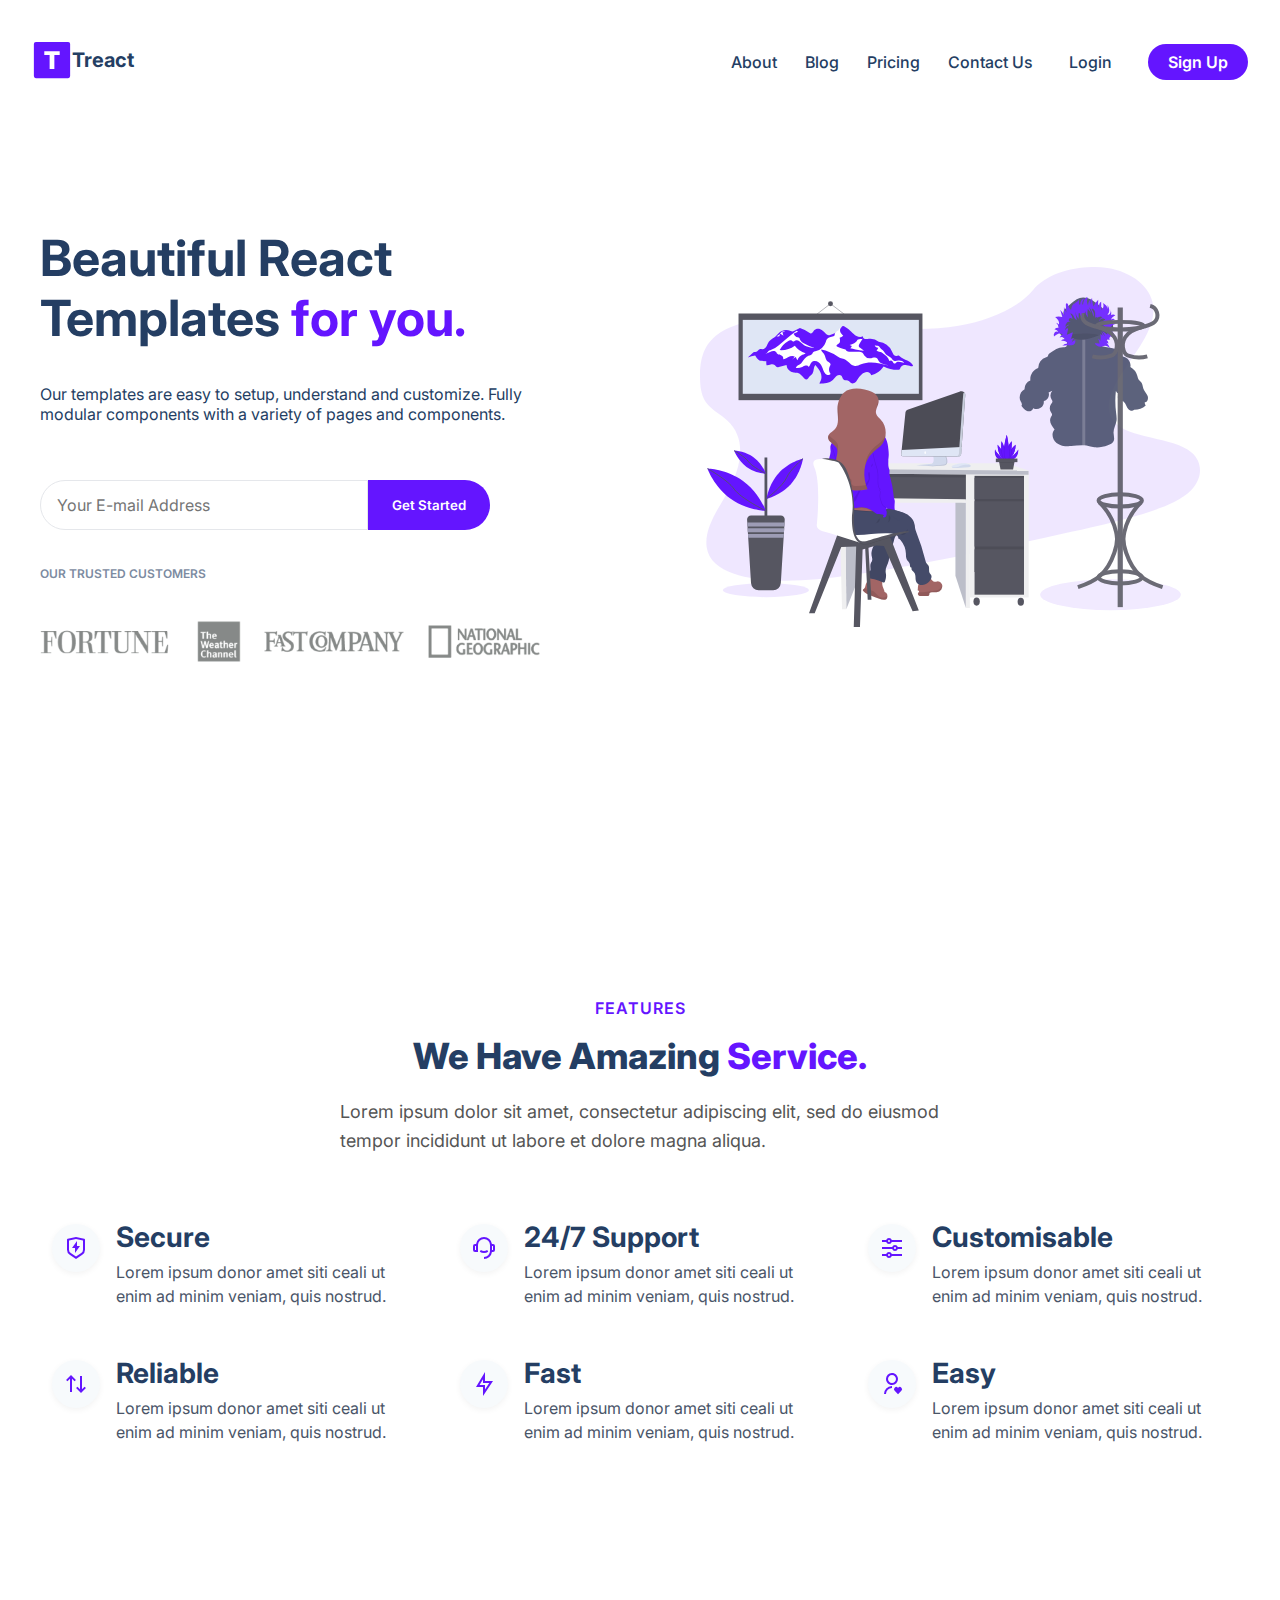
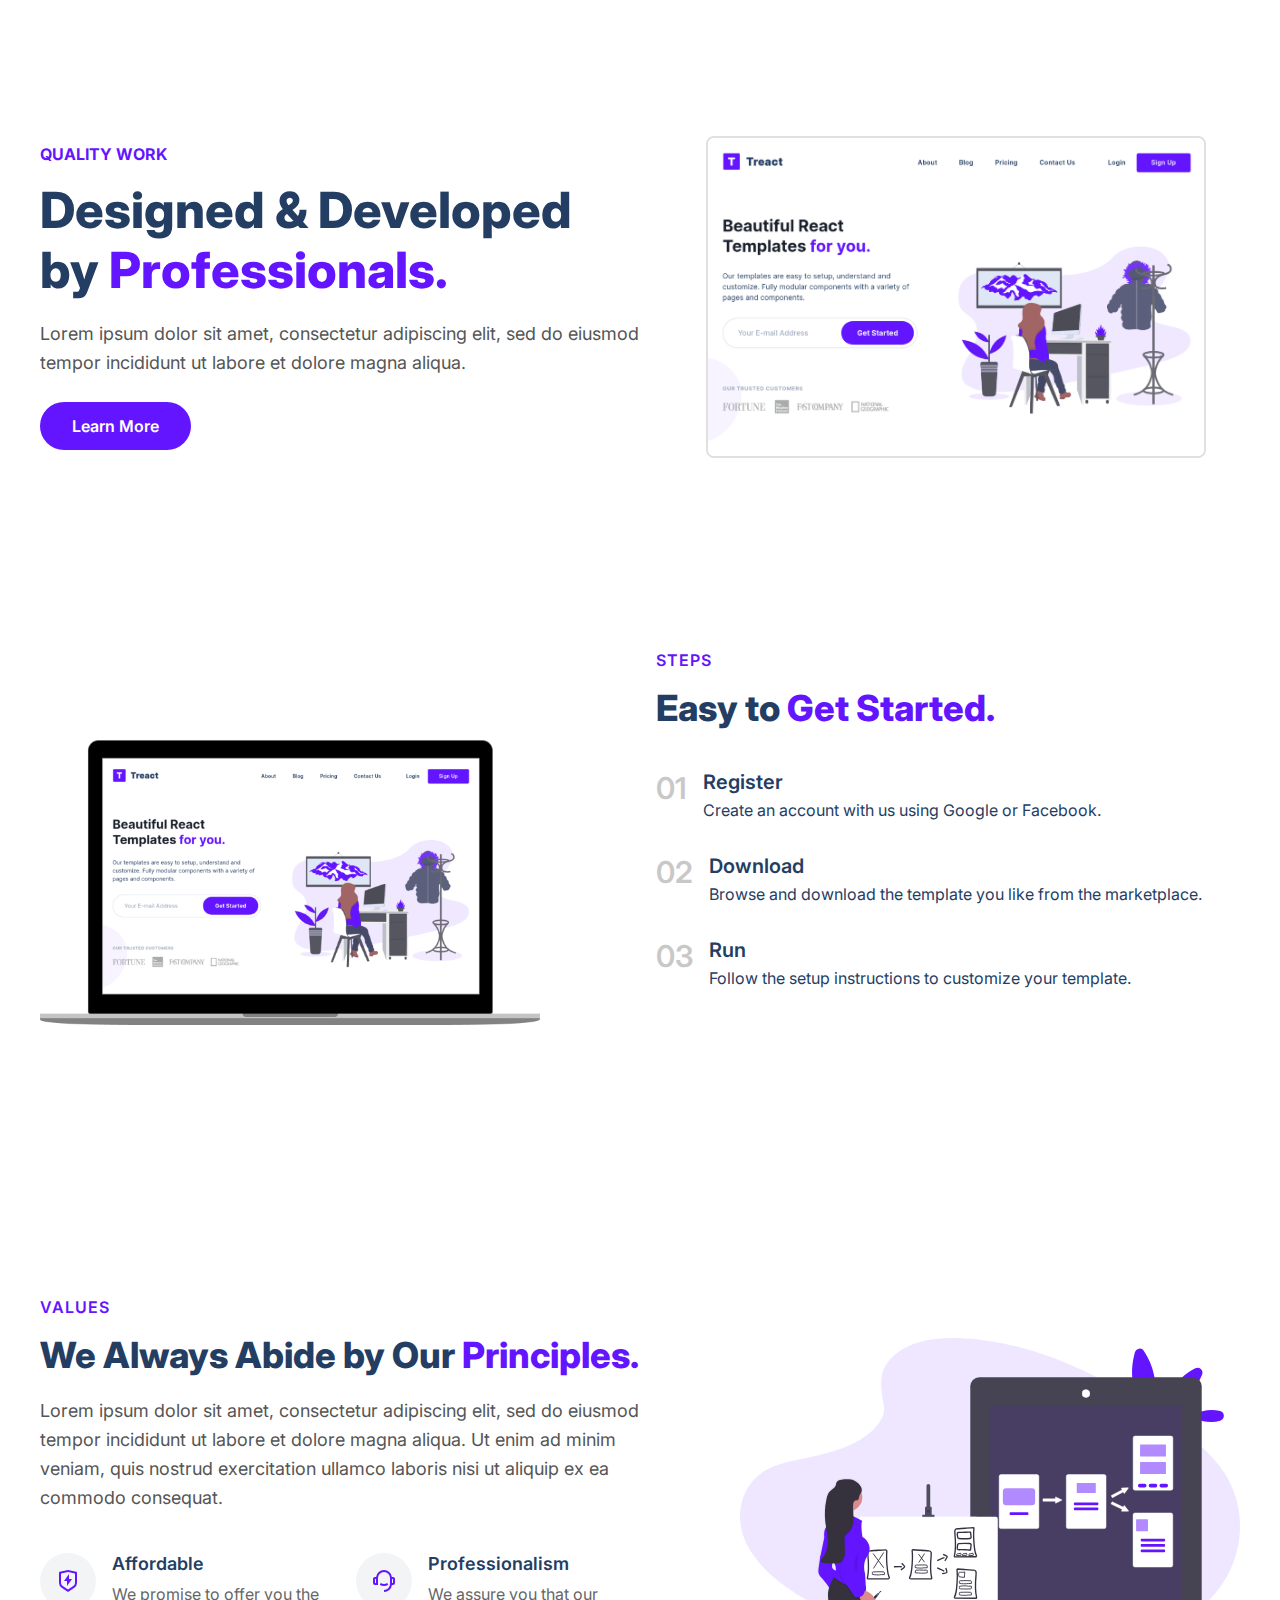
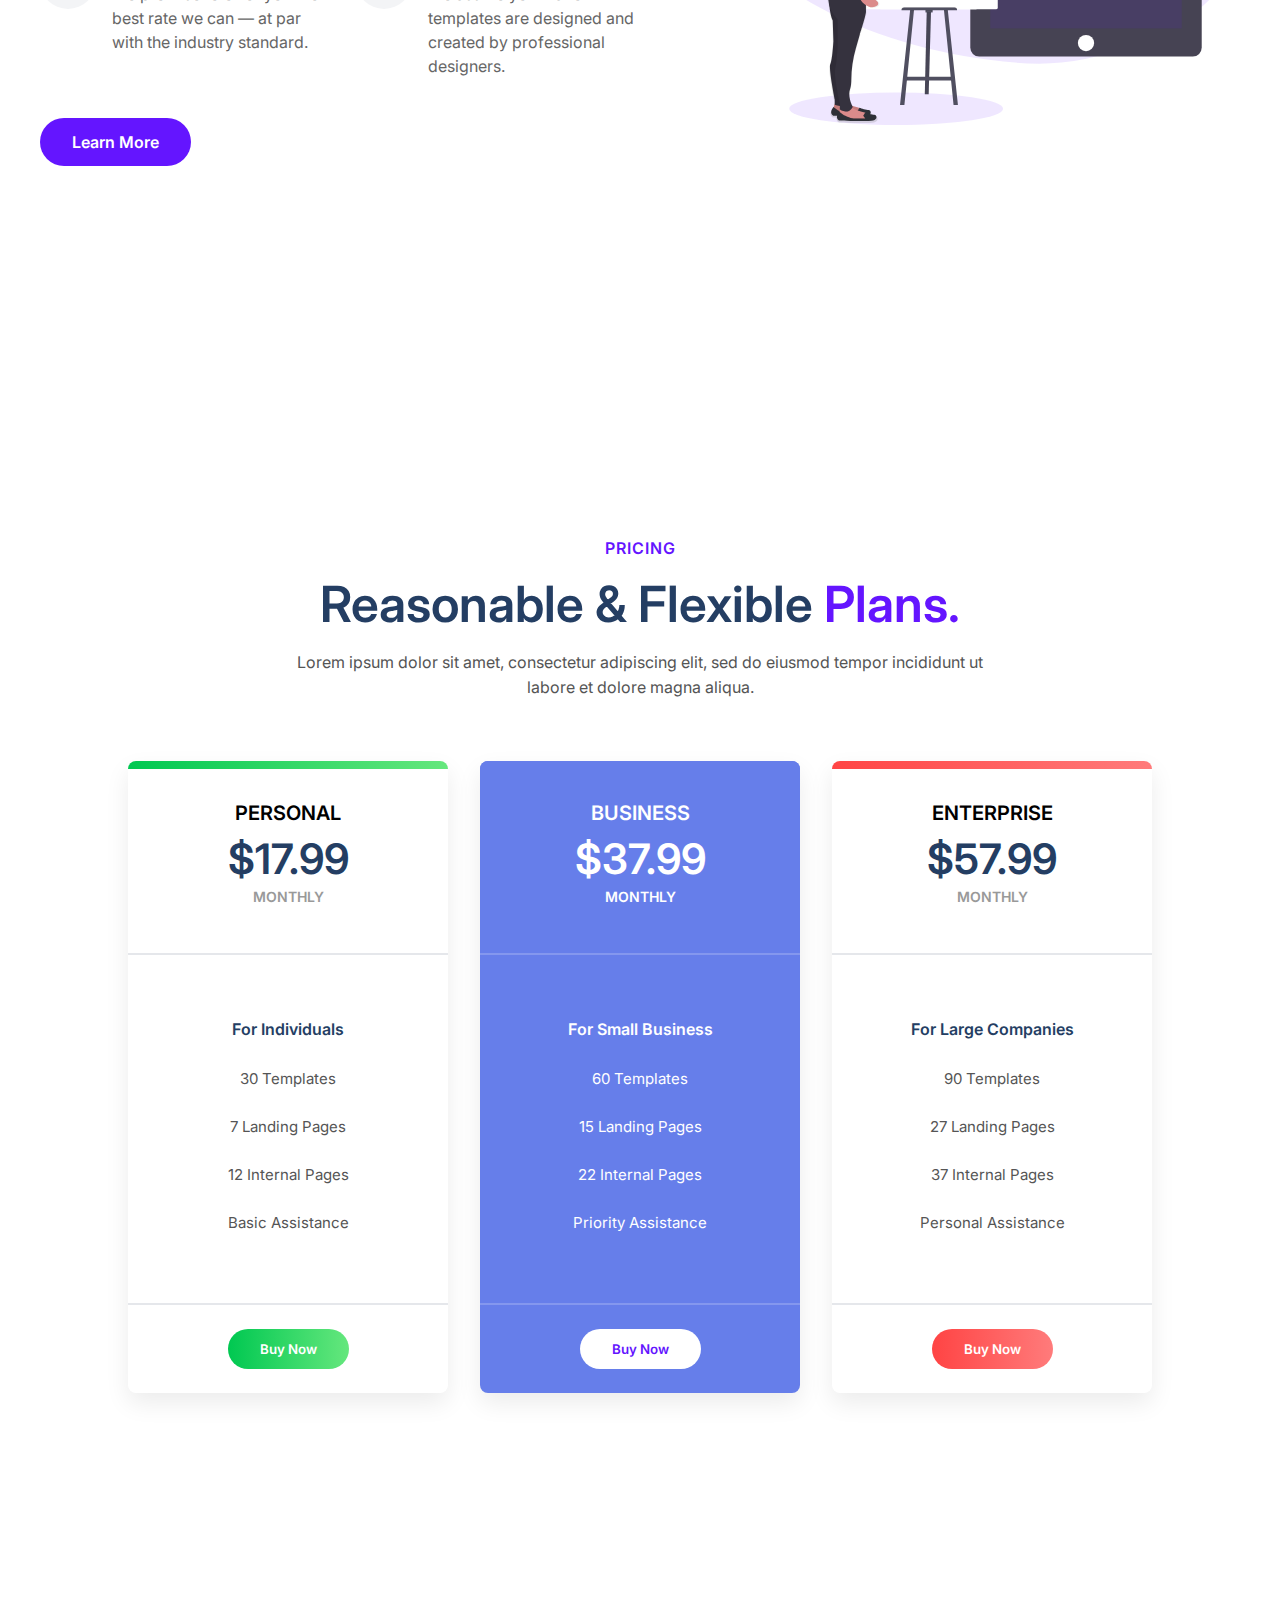
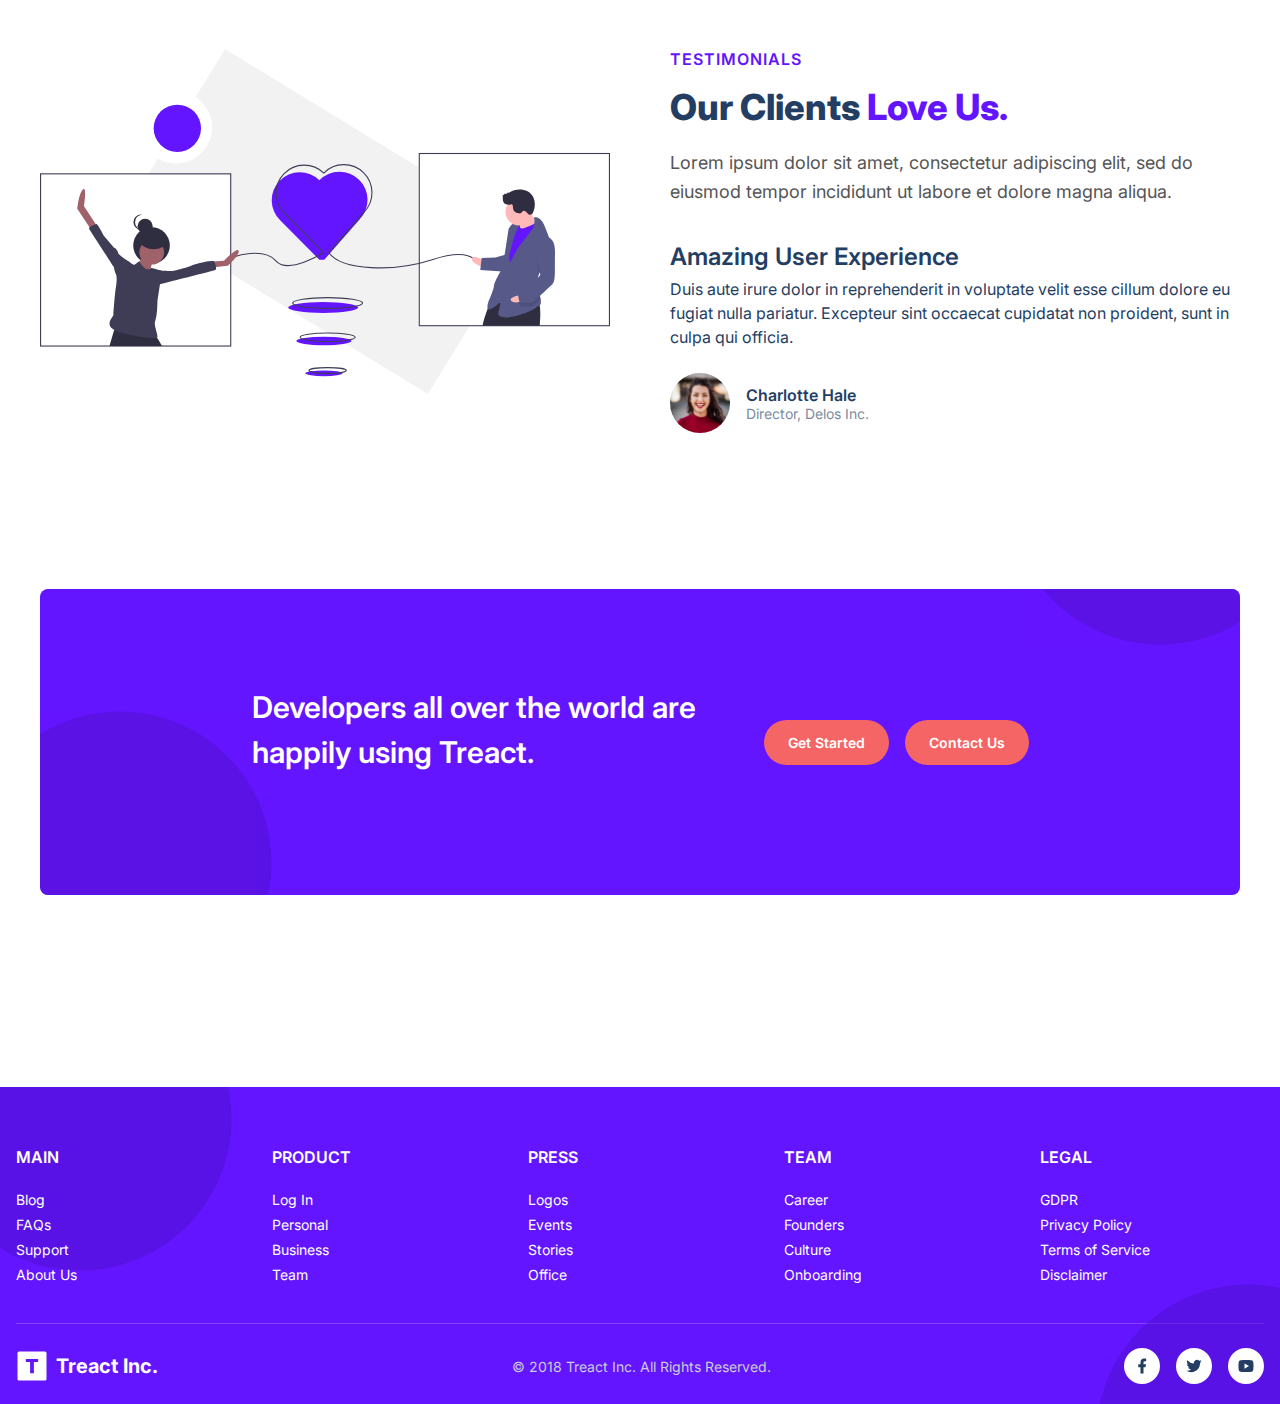
<file: index.html>
<!DOCTYPE html>
<html lang="en">
<head>
    <meta charset="UTF-8">
    <meta http-equiv="X-UA-Compatible" content="IE=edge">
    <meta name="viewport" content="width=device-width, initial-scale=1.0">
    <title>Document</title>
    <link rel="stylesheet" href="style.css">
    <link rel="stylesheet" href="https://pro.fontawesome.com/releases/v5.10.0/css/all.css"
        integrity="sha384-AYmEC3Yw5cVb3ZcuHtOA93w35dYTsvhLPVnYs9eStHfGJvOvKxVfELGroGkvsg+p" crossorigin="anonymous" />
    <script src="script.js"></script>
</head>

<body>
    <section id="landing">
        <nav>
            <div class="row nav__row">
                <div class="nav__logo">
                <img class="nav__logo--img" src="./assets/t-purple-back.svg">
                <h3 class="nav__logo--title">Treact</h3>
                </div>
                <div class="nav__links">
                    <a href="#" class="nav__link">About</a>
                    <a href="#" class="nav__link">Blog</a>
                    <a href="#" class="nav__link">Pricing</a>
                    <a href="#" class="nav__link">Contact Us</a>
                    <a href="#" class="nav__link__login">Login</a>
                    <a href="#" class="nav__link__nav__link--primary">Sign Up</a>
                </div>
            
                <button class="btn__menu" onclick="openMenu()">
                    <svg xmlns="http://www.w3.org/2000/svg" width="24" height="24" viewBox="0 0 24 24" fill="none"
                        stroke="currentColor" stroke-width="2" stroke-linecap="round" stroke-linejoin="round"
                        class="btn__menu--svg">
                        <line x1="3" y1="12" x2="21" y2="12"></line>
                        <line x1="3" y1="6" x2="21" y2="6"></line>
                        <line x1="3" y1="18" x2="21" y2="18"></line>
                    </svg>
                </button>
            </div>
        </nav>
        <div class="modal">
            <button class="btn__menu btn__menu--close" onclick="closeMenu()">
                <svg xmlns="http://www.w3.org/2000/svg" width="24" height="24" viewBox="0 0 24 24" fill="none"
                    stroke="currentColor" stroke-width="2" stroke-linecap="round" stroke-linejoin="round"
                    class="light___StyledCloseIcon-lj69nl-14 fASujC">
                    <line x1="18" y1="6" x2="6" y2="18"></line>
                    <line x1="6" y1="6" x2="18" y2="18"></line>
                </svg>
            </button>
            <div class="modal__links">
                <a class="modal__link">About</a>
                <a class="modal__link">Blog</a>
                <a class="modal__link">Pricing</a>
                <a class="modal__link">Contact Us</a>
                <a class="modal__link">Login</a>
                <a class="modal__link modal__link--primary">Sign Up</a>
            </div>
        </div>
        <header>
            <div class="container">
                <div class="row">
                <H1>Beautiful React Templates <span class="purple">for you. </span></H1>
                <br>
                <p>Our templates are easy to setup, understand and customize. Fully modular components with a variety of pages and components.</p>
                <br>
                <form>
                    <input type="text" class="header__email--input" placeholder="Your E-mail Address">
                    <button class="header__email--btn">Get Started</button>
                </form>
                <p class="header__customers--title">OUR TRUSTED CUSTOMERS</p>
                <img src="./assets/logo-strip.png" class="header__customers">
            </div>
            <figure class="header__img--wrapper">
                <img src= "./assets/person-at-desk.svg" class="header__img">
            </figure>
            </div>
        </header>
    </section>

    <main>
   <section id="features">
  <div class="container">
    <div class="row__narrow">
      <h4 class="section__tag">FEATURES</h4>
      <h2 class="section__title">
        We Have Amazing <span class="purple">Service.</span>
      </h2>
      <p class="section__para">
        Lorem ipsum dolor sit amet, consectetur adipiscing elit, sed do eiusmod tempor incididunt ut labore et dolore magna aliqua.
      </p>
    </div>

    <div class="features__grouped">
      <div class="feature">
        <figure class="feature__img--wrapper">
          <img src="./assets/shield-icon-no-back.svg" class="feature__img" alt="Secure">
        </figure>
        <div class="feature__text">
          <h3 class="feature__title">Secure</h3>
          <p class="feature__para">Lorem ipsum donor amet siti ceali ut enim ad minim veniam, quis nostrud.</p>
        </div>
      </div>

      <div class="feature">
        <figure class="feature__img--wrapper">
          <img src="./assets/support-icon.svg" class="feature__img" alt="24/7 Support">
        </figure>
        <div class="feature__text">
          <h3 class="feature__title">24/7 Support</h3>
          <p class="feature__para">Lorem ipsum donor amet siti ceali ut enim ad minim veniam, quis nostrud.</p>
        </div>
      </div>

      <div class="feature">
        <figure class="feature__img--wrapper">
          <img src="./assets/lines-with-dots.svg" class="feature__img" alt="Customisable">
        </figure>
        <div class="feature__text">
          <h3 class="feature__title">Customisable</h3>
          <p class="feature__para">Lorem ipsum donor amet siti ceali ut enim ad minim veniam, quis nostrud.</p>
        </div>
      </div>

      <div class="feature">
        <figure class="feature__img--wrapper">
          <img src="./assets/arrows-icon.svg" class="feature__img" alt="Reliable">
        </figure>
        <div class="feature__text">
          <h3 class="feature__title">Reliable</h3>
          <p class="feature__para">Lorem ipsum donor amet siti ceali ut enim ad minim veniam, quis nostrud.</p>
        </div>
      </div>

      <div class="feature">
        <figure class="feature__img--wrapper">
          <img src="./assets/lightning-icon.svg" class="feature__img" alt="Fast">
        </figure>
        <div class="feature__text">
          <h3 class="feature__title">Fast</h3>
          <p class="feature__para">Lorem ipsum donor amet siti ceali ut enim ad minim veniam, quis nostrud.</p>
        </div>
      </div>

      <div class="feature">
        <figure class="feature__img--wrapper">
          <img src="./assets/cord-icon.svg" class="feature__img" alt="Easy">
        </figure>
        <div class="feature__text">
          <h3 class="feature__title">Easy</h3>
          <p class="feature__para">Lorem ipsum donor amet siti ceali ut enim ad minim veniam, quis nostrud.</p>
        </div>
      </div>
    </div>
  </div>
</section>

        <section id="quality">
            <div class="container">
                <div class="row__quality--row">
                    
                   <div class="quality__text">
                    <h4 class="section__tag--qual">QUALITY WORK</h4>
                    <h2 class="section__title">Designed & Developed by <span class="purple">Professionals.</span></h2>
                    <p class="section__para">Lorem ipsum dolor sit amet, consectetur adipiscing elit, sed do eiusmod tempor incididunt ut labore et dolore magna aliqua.</p>
                    <button class="btn">Learn More</button>
                </div>
        
                 <figure class ="quality__img--wrapper">
                    <img src="./assets/website-screenshot.png" class="quality__img">
                </figure>
            </div>
        </section>
    <section id="steps">
  <div class="container">
    <div class="steps__row">
      
      <!-- Image on the left -->
      <figure class="steps__img--wrapper">
        <img src="./assets/website-laptop.png" class="steps__img" alt="Steps illustration">
      </figure>

      <!-- Text on the right -->
      <div class="steps__text">
        <h4 class="section__tag">STEPS</h4>
        <h2 class="section__title">Easy to <span class="purple">Get Started.</span></h2>

        <div class="steps__list">
          <div class="step">
            <div class="step__number">01</div>
            <div class="step__content">
              <div class="step__title">Register</div>
              <p class="step__para">Create an account with us using Google or Facebook.</p>
            </div>
          </div>

          <div class="step">
            <div class="step__number">02</div>
            <div class="step__content">
              <div class="step__title">Download</div>
              <p class="step__para">Browse and download the template you like from the marketplace.</p>
            </div>
          </div>

          <div class="step">
            <div class="step__number">03</div>
            <div class="step__content">
              <div class="step__title">Run</div>
              <p class="step__para">Follow the setup instructions to customize your template.</p>
            </div>
          </div>
        </div>
      </div>

    </div>
  </div>
</section>


       <section id="values">
  <div class="container">
    <div class="values__row">


      <div class="values__text">
        <h4 class="section__tag">VALUES</h4>
        <h2 class="section__title">We Always Abide by Our <span class="purple">Principles.</span></h2>
        <p class="section__para">
          Lorem ipsum dolor sit amet, consectetur adipiscing elit, sed do eiusmod tempor incididunt ut labore et dolore magna aliqua. 
          Ut enim ad minim veniam, quis nostrud exercitation ullamco laboris nisi ut aliquip ex ea commodo consequat.
        </p>

        <div class="values__list">
          <div class="value">
            <div class="value__icon">
              <img src="./assets/shield-icon-no-back.svg" alt="Affordable" class="value__img">
            </div>
            <div class="value__content">
              <h3 class="value__title">Affordable</h3>
              <p class="value__para">
                We promise to offer you the best rate we can — at par with the industry standard.
              </p>
            </div>
          </div>

          <div class="value">
            <div class="value__icon">
              <img src="./assets/support-icon.svg" alt="Professionalism" class="value__img">
            </div>
            <div class="value__content">
              <h3 class="value__title">Professionalism</h3>
              <p class="value__para">
                We assure you that our templates are designed and created by professional designers.
              </p>
            </div>
          </div>
        </div>

        <button class="btn">Learn More</button>
      </div>

      <figure class="values__img--wrapper">
        <img src="./assets/prototype-drawing.svg" class="values__img" alt="Principles illustration">
      </figure>
    </div>
  </div>
</section>

        <section id="pricing">
  <div class="container">
    <div class="row">
      <h4 class="section__tag">PRICING</h4>
      <h2 class="section__title">Reasonable & Flexible <span class="purple">Plans.</span></h2>
      <p>Lorem ipsum dolor sit amet, consectetur adipiscing elit, sed do eiusmod tempor incididunt ut labore et dolore magna aliqua.</p>
    </div>

    <div class="plans">

      <div class="plan">
        <div class="plan__stripe"></div>
        <div class="plan__top">
          <div class="plan__name">PERSONAL</div>
          <div class="plan__price">$17.99</div>
          <div class="plan__duration">MONTHLY</div>
        </div>
        <div class="plan__middle">
          <div class="plan__target">For Individuals</div>
          <p class="plan__feature">30 Templates
            <br>
             <br>
            7 Landing Pages
            <br> <br>
            12 Internal Pages
            <br> <br>
            Basic Assistance
          </p>
        
        </div>
        <div class="plan__bottom">
          <button class="plan__button">Buy Now</button>
        </div>
      </div>

      <div class="plan">
        <div class="plan__stripe"></div>
        <div class="plan__top">
          <div class="plan__name">BUSINESS</div>
          <div class="plan__price">$37.99</div>
          <div class="plan__duration">MONTHLY</div>
        </div>
        <div class="plan__middle">
          <div class="plan__target">For Small Business</div>
          <p class="plan__feature">60 Templates
            <br>
             <br>
            15 Landing Pages
            <br> <br>
            22 Internal Pages
            <br> <br>
            Priority Assistance
          </p>
         
        </div>
        <div class="plan__bottom">
          <button class="plan__button">Buy Now</button>
        </div>
      </div>

      <div class="plan">
        <div class="plan__stripe"></div>
        <div class="plan__top">
          <div class="plan__name">ENTERPRISE</div>
          <div class="plan__price">$57.99</div>
          <div class="plan__duration">MONTHLY</div>
        </div>
        <div class="plan__middle">
          <div class="plan__target">For Large Companies</div>
          <p class="plan__feature">90 Templates
            <br>
             <br>
            27 Landing Pages
            <br> <br>
            37 Internal Pages
            <br> <br>
            Personal Assistance
          </p>
  
        </div>
        <div class="plan__bottom">
          <button class="plan__button">Buy Now</button>
        </div>
      </div>
    </div>
  </div>
</section>
        
<section id="testimonials">
  <div class="container testimonials__container">
    <div class="testimonials__content">
     
      <figure class="testimonials__img--wrapper">
        <img src="./assets/love-illustration.svg" alt="Love Illustration" class="testimonials__img">
      </figure>

     
      <div class="testimonials__text">
        <h4 class="section__tag">TESTIMONIALS</h4>
        <h2 class="section__title">Our Clients <span class="purple">Love Us.</span></h2>
        <p class="section__para">
          Lorem ipsum dolor sit amet, consectetur adipiscing elit, sed do eiusmod tempor incididunt ut labore et dolore magna aliqua.
        </p>

       
        <div class="testimonial__stars">
          <i class="fas fa-star"></i>
          <i class="fas fa-star"></i>
          <i class="fas fa-star"></i>
          <i class="fas fa-star"></i>
          <i class="fas fa-star"></i>
        </div>

        
        <h3 class="testimonial__title">Amazing User Experience</h3>
        <p class="testimonial__para">
          Duis aute irure dolor in reprehenderit in voluptate velit esse cillum dolore eu fugiat nulla pariatur. Excepteur sint occaecat cupidatat non proident, sunt in culpa qui officia.
        </p>

     
        <div class="testimonial__bottom">
          <div class="testimonial__profile">
            <img src="./assets/woman-smiling.avif" alt="Charlotte Hale">
          </div>
          <div class="testimonial__details">
            <div class="testimonial__name">Charlotte Hale</div>
            <div class="testimonial__role">Director, Delos Inc.</div>
          </div>
        </div>
      </div>
    </div>
  </div>
  
</section>

 <section id="start">
        <div class="container">
          <div class="row">
            <svg viewBox="0 0 600 600" class="start__blob--1">
              <g transform="translate(300,300)">
                <path
                  d="M153.6,-239C199.1,-209.8,236,-167.2,258.4,-118C280.9,-68.9,288.9,-13.1,281.2,40.4C273.5,93.9,250.1,145.2,214.7,186.1C179.3,226.9,131.9,257.4,80,272.6C28.2,287.8,-28.2,287.8,-80,272.6C-131.9,257.4,-179.3,226.9,-214.7,186.1C-250.1,145.2,-273.5,93.9,-281.2,40.4C-288.9,-13.1,-280.9,-68.9,-258.4,-118C-236,-167.2,-199.1,-209.8,-153.6,-239C-108.1,-268.3,-54.1,-284.1,0,-284.1C54.1,-284.1,108.1,-268.3,153.6,-239Z"
                  fill="rgb(80,17,204)"
                ></path>
              </g>
            </svg>
            <svg viewBox="0 0 600 600" class="start__blob--2">
              <g transform="translate(300,300)">
                <path
                  d="M153.6,-239C199.1,-209.8,236,-167.2,258.4,-118C280.9,-68.9,288.9,-13.1,281.2,40.4C273.5,93.9,250.1,145.2,214.7,186.1C179.3,226.9,131.9,257.4,80,272.6C28.2,287.8,-28.2,287.8,-80,272.6C-131.9,257.4,-179.3,226.9,-214.7,186.1C-250.1,145.2,-273.5,93.9,-281.2,40.4C-288.9,-13.1,-280.9,-68.9,-258.4,-118C-236,-167.2,-199.1,-209.8,-153.6,-239C-108.1,-268.3,-54.1,-284.1,0,-284.1C54.1,-284.1,108.1,-268.3,153.6,-239Z"
                  fill="rgb(80,17,204)"
                ></path>
              </g>
            </svg>
            <div class="start__container">
              <div class="start__row">
                <div class="start__title">
                  Developers all over the world are happily using Treact.
                </div>
                <div class="start__buttons">
                  <button class="start__button btn">Get Started</button>
                  <button class="start__button btn">Contact Us</button>
                </div>
              </div>
            </div>
          </div>
        </div>
      </section>


    </main>
  <footer>
  <!-- Footer blobs -->
  <svg viewBox="0 0 600 600" class="footer__blob--1">
    <g transform="translate(300,300)">
      <path
        d="M153.6,-239C199.1,-209.8,236,-167.2,258.4,-118C280.9,-68.9,288.9,-13.1,281.2,40.4C273.5,93.9,250.1,145.2,214.7,186.1C179.3,226.9,131.9,257.4,80,272.6C28.2,287.8,-28.2,287.8,-80,272.6C-131.9,257.4,-179.3,226.9,-214.7,186.1C-250.1,145.2,-273.5,93.9,-281.2,40.4C-288.9,-13.1,-280.9,-68.9,-258.4,-118C-236,-167.2,-199.1,-209.8,-153.6,-239C-108.1,-268.3,-54.1,-284.1,0,-284.1C54.1,-284.1,108.1,-268.3,153.6,-239Z"
        fill="rgba(80,17,204)"
      ></path>
    </g>
  </svg>
  <svg viewBox="0 0 600 600" class="footer__blob--2">
    <g transform="translate(300,300)">
      <path
        d="M153.6,-239C199.1,-209.8,236,-167.2,258.4,-118C280.9,-68.9,288.9,-13.1,281.2,40.4C273.5,93.9,250.1,145.2,214.7,186.1C179.3,226.9,131.9,257.4,80,272.6C28.2,287.8,-28.2,287.8,-80,272.6C-131.9,257.4,-179.3,226.9,-214.7,186.1C-250.1,145.2,-273.5,93.9,-281.2,40.4C-288.9,-13.1,-280.9,-68.9,-258.4,-118C-236,-167.2,-199.1,-209.8,-153.6,-239C-108.1,-268.3,-54.1,-284.1,0,-284.1C54.1,-284.1,108.1,-268.3,153.6,-239Z"
        fill="rgba(80,17,204)"
      ></path>
    </g>
  </svg>

  <div class="row footer__row">
    <!-- Footer columns -->
    <div class="footer__columns">
      <div class="footer__column">
        <div class="footer__column--title">MAIN</div>
        <a class="footer__column--link">Blog</a>
        <a class="footer__column--link">FAQs</a>
        <a class="footer__column--link">Support</a>
        <a class="footer__column--link">About Us</a>
      </div>
      <div class="footer__column">
        <div class="footer__column--title">PRODUCT</div>
        <a class="footer__column--link">Log In</a>
        <a class="footer__column--link">Personal</a>
        <a class="footer__column--link">Business</a>
        <a class="footer__column--link">Team</a>
      </div>
      <div class="footer__column">
        <div class="footer__column--title">PRESS</div>
        <a class="footer__column--link">Logos</a>
        <a class="footer__column--link">Events</a>
        <a class="footer__column--link">Stories</a>
        <a class="footer__column--link">Office</a>
      </div>
      <div class="footer__column">
        <div class="footer__column--title">TEAM</div>
        <a class="footer__column--link">Career</a>
        <a class="footer__column--link">Founders</a>
        <a class="footer__column--link">Culture</a>
        <a class="footer__column--link">Onboarding</a>
      </div>
      <div class="footer__column">
        <div class="footer__column--title">LEGAL</div>
        <a class="footer__column--link">GDPR</a>
        <a class="footer__column--link">Privacy Policy</a>
        <a class="footer__column--link">Terms of Service</a>
        <a class="footer__column--link">Disclaimer</a>
      </div>
    </div>

    <!-- Divider -->
    <div class="footer__divider"></div>

    <!-- Bottom row -->
    <div class="footer__bottom">
      <div class="footer__logo">
        <img src="./assets/t-white-back.svg" alt="" class="footer__logo--img" />
        <h5 class="footer__logo--text">Treact Inc.</h5>
      </div>
      <div class="footer__copyright">
        © 2018 Treact Inc. All Rights Reserved.
      </div>
      <div class="footer__socials">
        <a class="footer__social--link">
          <svg fill="currentColor" viewBox="0 0 24 24">
            <path d="M14 13.5h2.5l1-4H14v-2c0-1.03 0-2 2-2h1.5V2.14c-.326-.043-1.557-.14-2.857-.14C11.928 2 10 3.657 10 6.7v2.8H7v4h3V22h4v-8.5z"></path>
          </svg>
        </a>
        <a class="footer__social--link">
          <svg fill="currentColor" viewBox="0 0 24 24">
            <path d="M22.162 5.656a8.384 8.384 0 01-2.402.658A4.196 4.196 0 0021.6 4c-.82.488-1.719.83-2.656 1.015a4.182 4.182 0 00-7.126 3.814 11.874 11.874 0 01-8.62-4.37 4.168 4.168 0 00-.566 2.103c0 1.45.738 2.731 1.86 3.481a4.168 4.168 0 01-1.894-.523v.052a4.185 4.185 0 003.355 4.101 4.21 4.21 0 01-1.89.072A4.185 4.185 0 007.97 16.65a8.394 8.394 0 01-6.191 1.732 11.83 11.83 0 006.41 1.88c7.693 0 11.9-6.373 11.9-11.9 0-.18-.005-.362-.013-.54a8.496 8.496 0 002.087-2.165z"></path>
          </svg>
        </a>
        <a class="footer__social--link">
          <svg fill="currentColor" viewBox="0 0 24 24">
            <path d="M21.543 6.498C22 8.28 22 12 22 12s0 3.72-.457 5.502c-.254.985-.997 1.76-1.938 2.022C17.896 20 12 20 12 20s-5.893 0-7.605-.476c-.945-.266-1.687-1.04-1.938-2.022C2 15.72 2 12 2 12s0-3.72.457-5.502c.254-.985.997-1.76 1.938-2.022C6.107 4 12 4 12 4s5.896 0 7.605.476c.945.266 1.687 1.04 1.938 2.022zM10 15.5l6-3.5-6-3.5v7z"></path>
          </svg>
        </a>
      </div>
    </div>
  </div>
</footer>
</body>
</html>
</file>
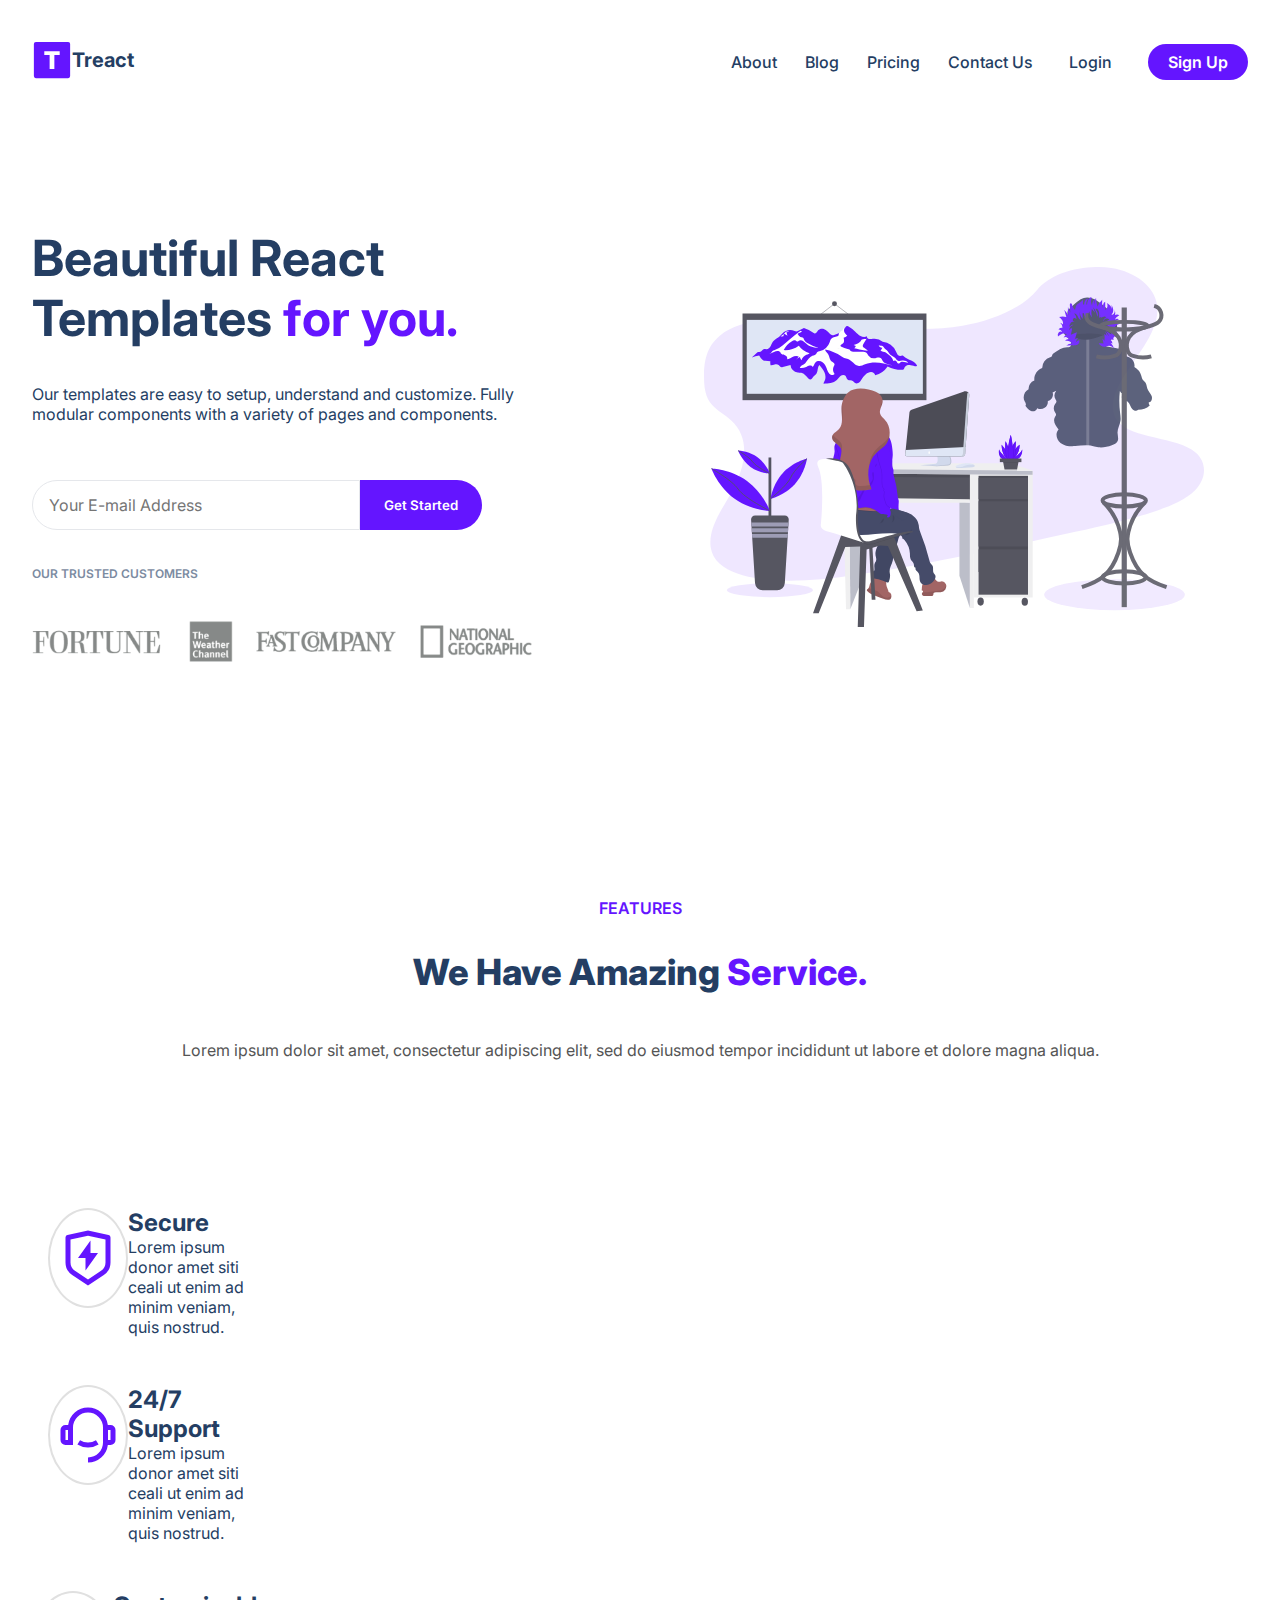
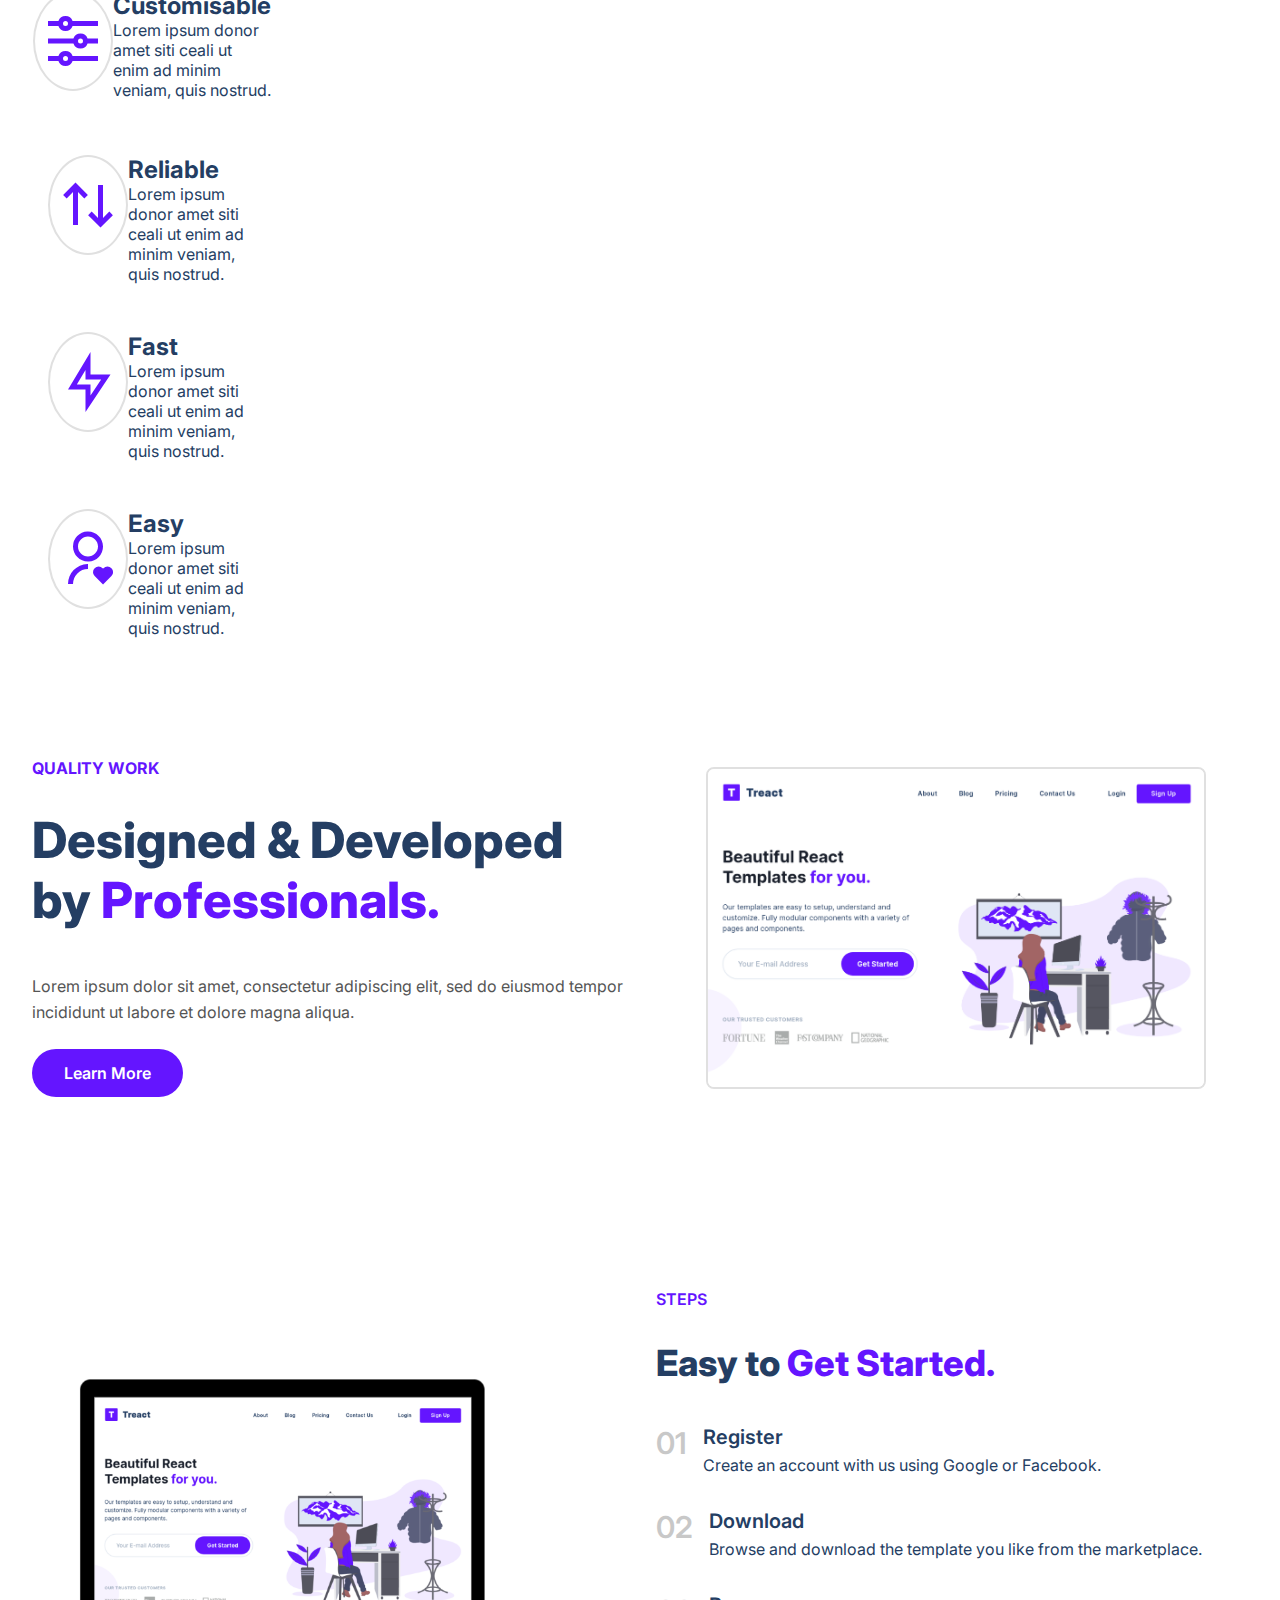
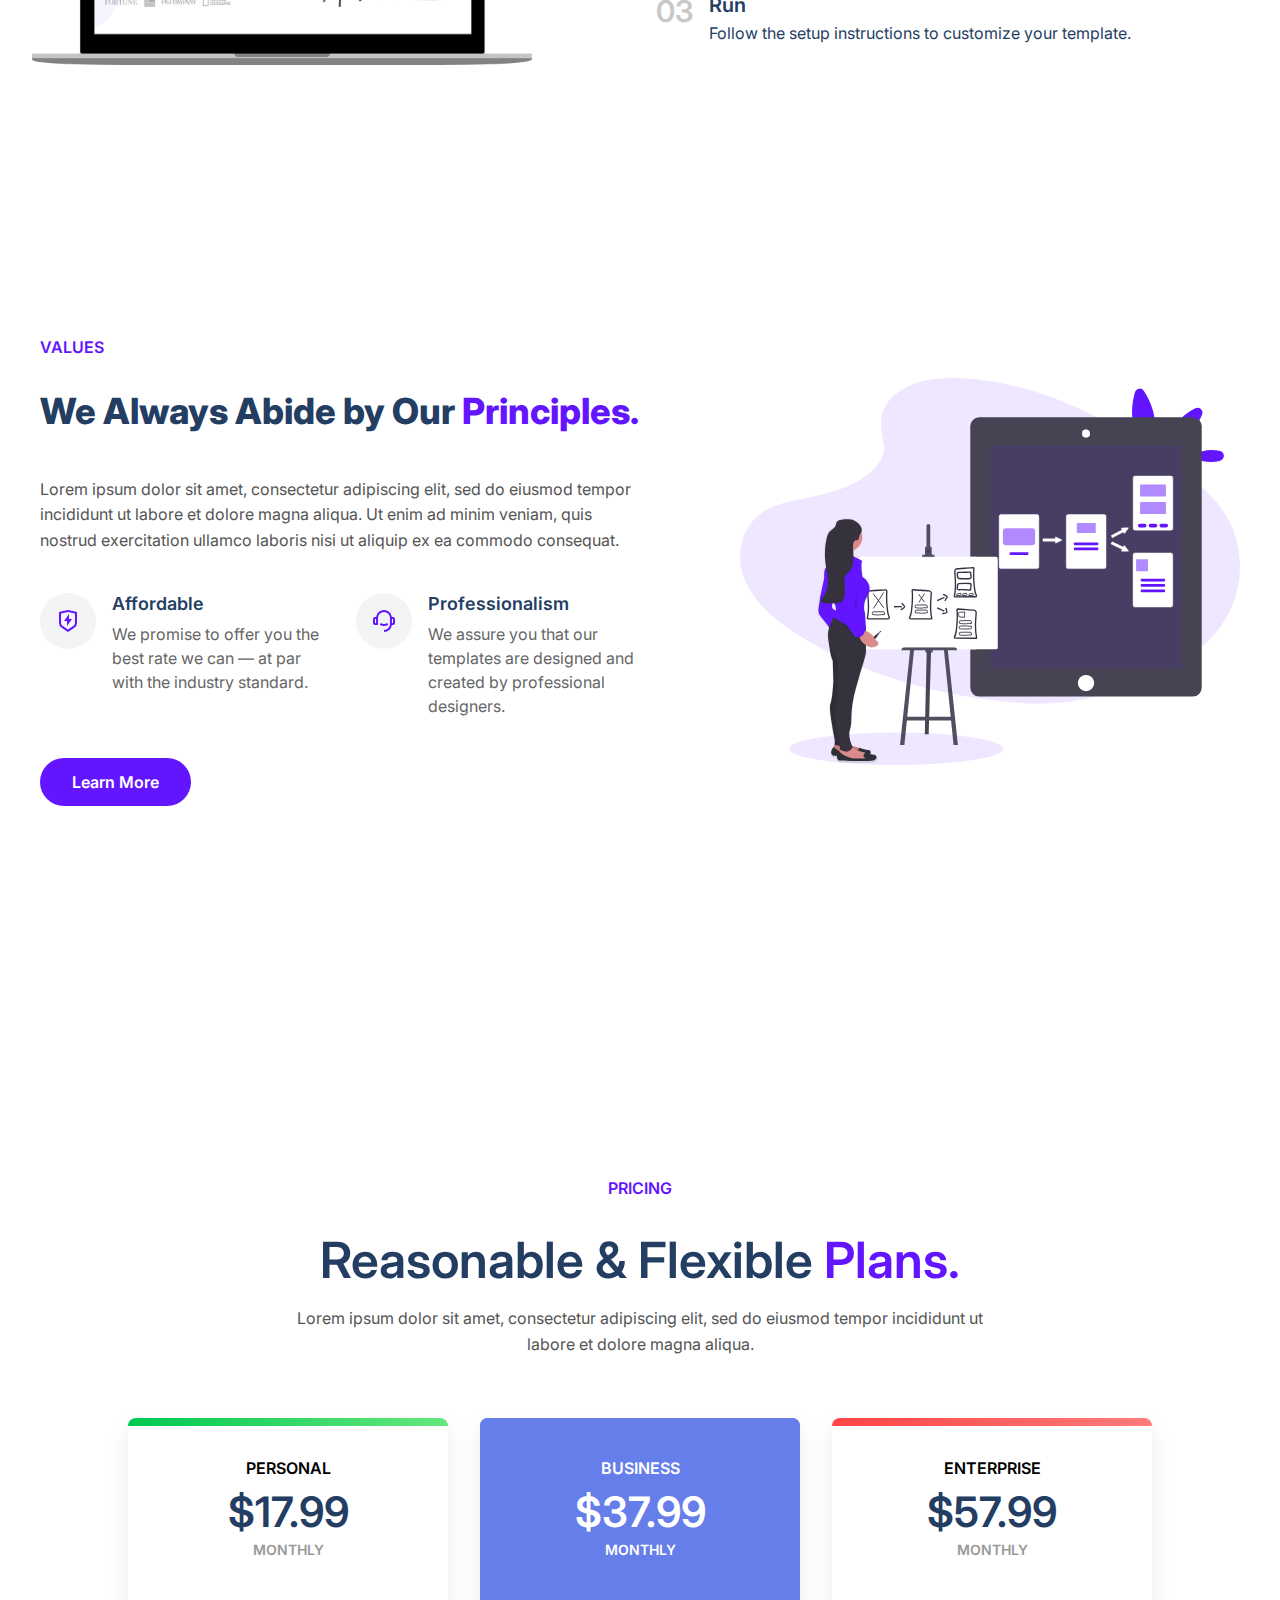
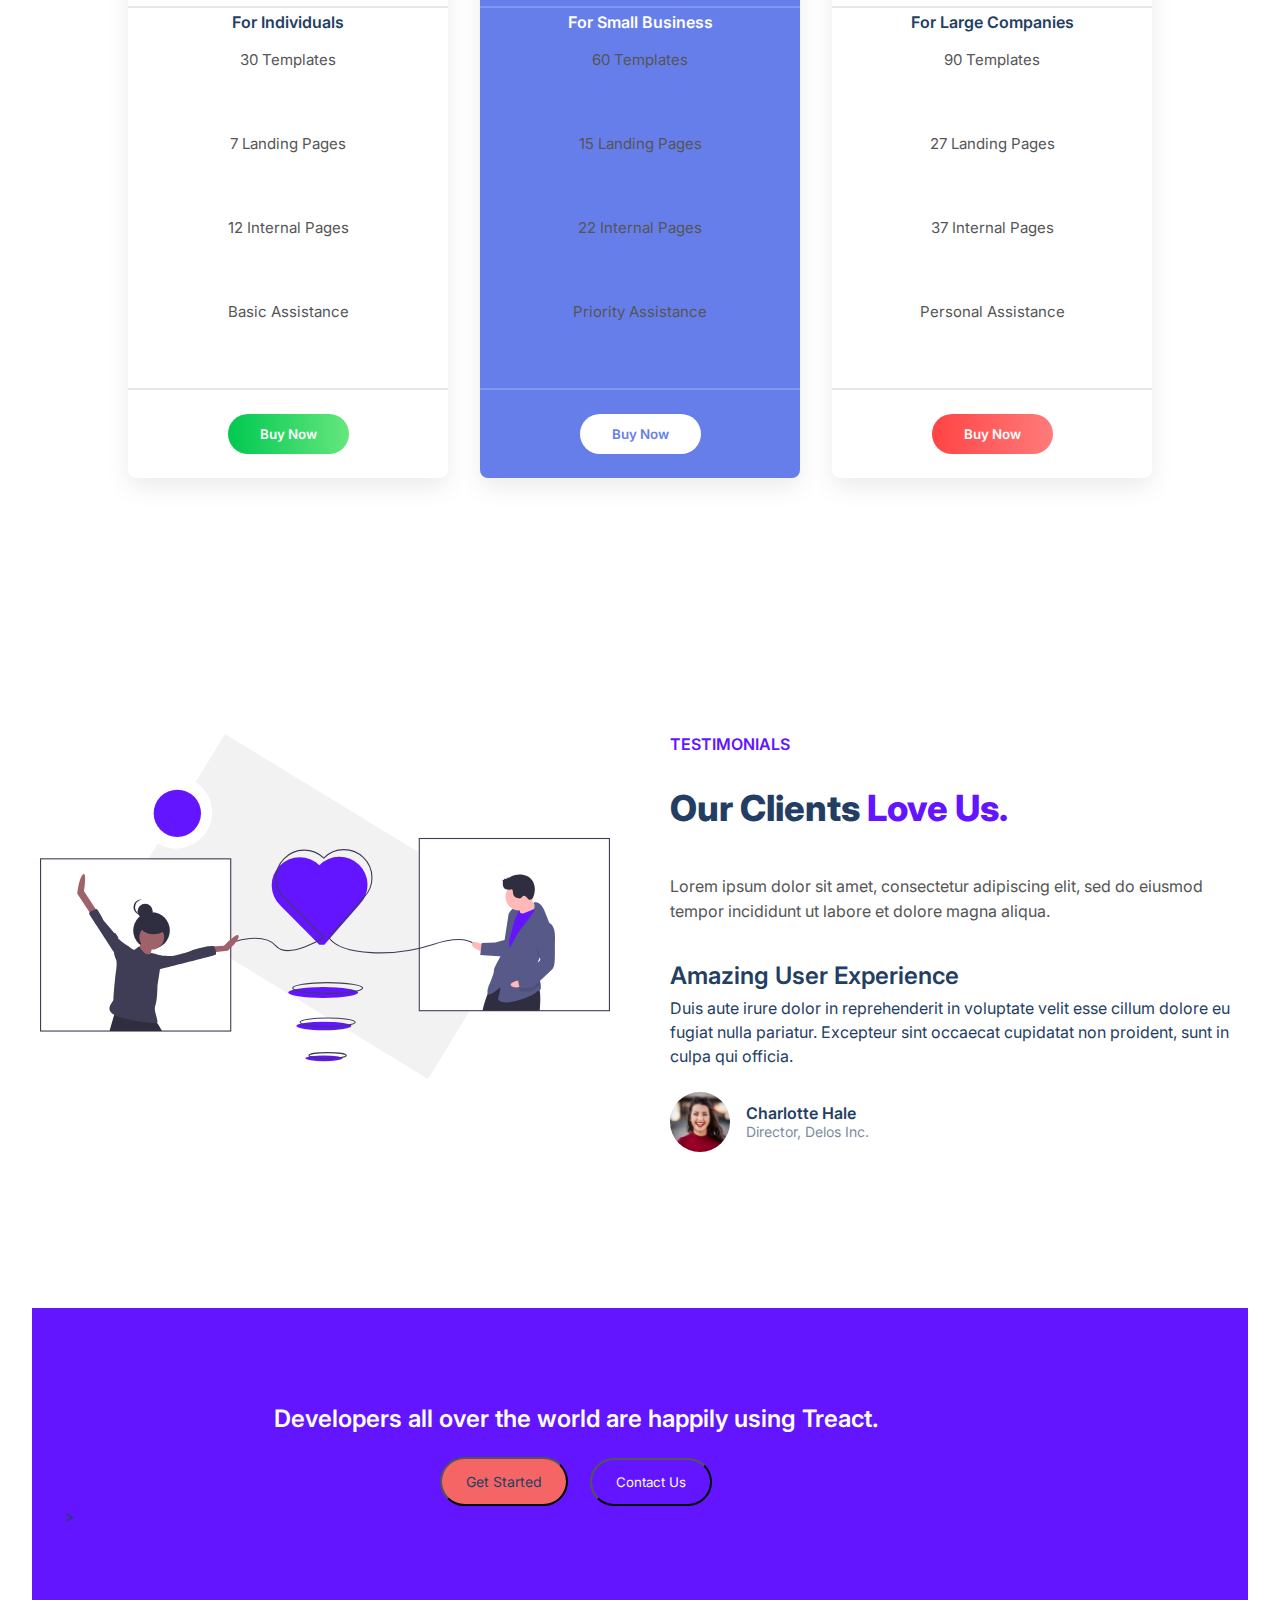
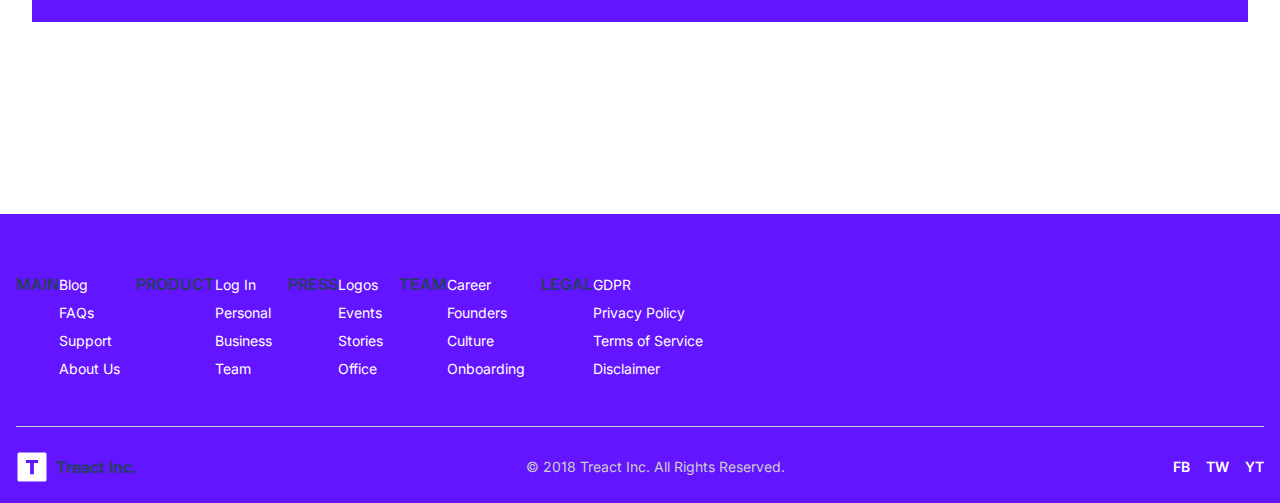
<file: assets/index.html>
<!DOCTYPE html>
<html lang="en">
<head>
    <meta charset="UTF-8">
    <meta http-equiv="X-UA-Compatible" content="IE=edge">
    <meta name="viewport" content="width=device-width, initial-scale=1.0">
    <title>Document</title>
    <link rel="stylesheet" href="style.css">
    <link rel="stylesheet" href="https://pro.fontawesome.com/releases/v5.10.0/css/all.css"
        integrity="sha384-AYmEC3Yw5cVb3ZcuHtOA93w35dYTsvhLPVnYs9eStHfGJvOvKxVfELGroGkvsg+p" crossorigin="anonymous" />
    <script src="script.js"></script>
</head>

<body>
    <section id="landing">
        <nav>
            <div class="row nav__row">
                <div class="nav__logo">
                <img class="nav__logo--img" src="./t-purple-back.svg">
                <h3 class="nav__logo--title">Treact</h3>
                </div>
                <div class="nav__links">
                    <a href="#" class="nav__link">About</a>
                    <a href="#" class="nav__link">Blog</a>
                    <a href="#" class="nav__link">Pricing</a>
                    <a href="#" class="nav__link">Contact Us</a>
                    <a href="#" class="nav__link__login">Login</a>
                    <a href="#" class="nav__link__nav__link--primary">Sign Up</a>
                </div>
            
                <button class="btn__menu" onclick="openMenu()">
                    <svg xmlns="http://www.w3.org/2000/svg" width="24" height="24" viewBox="0 0 24 24" fill="none"
                        stroke="currentColor" stroke-width="2" stroke-linecap="round" stroke-linejoin="round"
                        class="btn__menu--svg">
                        <line x1="3" y1="12" x2="21" y2="12"></line>
                        <line x1="3" y1="6" x2="21" y2="6"></line>
                        <line x1="3" y1="18" x2="21" y2="18"></line>
                    </svg>
                </button>
            </div>
        </nav>
        <div class="modal">
            <button class="btn__menu btn__menu--close" onclick="closeMenu()">
                <svg xmlns="http://www.w3.org/2000/svg" width="24" height="24" viewBox="0 0 24 24" fill="none"
                    stroke="currentColor" stroke-width="2" stroke-linecap="round" stroke-linejoin="round"
                    class="light___StyledCloseIcon-lj69nl-14 fASujC">
                    <line x1="18" y1="6" x2="6" y2="18"></line>
                    <line x1="6" y1="6" x2="18" y2="18"></line>
                </svg>
            </button>
            <div class="modal__links">
                <a class="modal__link">About</a>
                <a class="modal__link">Blog</a>
                <a class="modal__link">Pricing</a>
                <a class="modal__link">Contact Us</a>
                <a class="modal__link">Login</a>
                <a class="modal__link modal__link--primary">Sign Up</a>
            </div>
        </div>
        <header>
            <div class="container">
                <div class="row">
                <H1>Beautiful React Templates <span class="purple">for you. </span></H1>
                <br>
                <p>Our templates are easy to setup, understand and customize. Fully modular components with a variety of pages and components.</p>
                <br>
                <form>
                    <input type="text" class="header__email--input" placeholder="Your E-mail Address">
                    <button class="header__email--btn">Get Started</button>
                </form>
                <p class="header__customers--title">OUR TRUSTED CUSTOMERS</p>
                <img src="./logo-strip.png" class="header__customers">
            </div>
            <figure class="header__img--wrapper">
                <img src= "./person-at-desk.svg" class="header__img">
            </figure>
            </div>
        </header>
    </section>

    <main>
        <section id="features">
  <div class="container">
    <div class="row__narrow">
      <h4 class="section__tag">FEATURES</h4>
                    <h2 class="section__title">We Have Amazing <span class="purple">Service.</span></h2>
                    <p class="section__para">Lorem ipsum dolor sit amet, consectetur adipiscing elit, sed do eiusmod tempor incididunt ut labore et dolore magna aliqua.</p>
                     <div class="features">
                          </div>
          </div>
        </div>
        <div class="feature">
          <div class="feature__row">
            <figure class="feature__img--wrapper">
              <img src="./shield-icon-no-back.svg" class="feature__img">
            </figure>
            <div class="feature__text">
              <h2 class="feature__title">Secure</h2>
                                    <p class="feature__para">Lorem ipsum donor amet siti ceali ut enim ad minim veniam, quis nostrud.</p>
                                </div>
                            </div>
                        </div>
                    </div>
                    <div class="feature">
                            <div class="feature__row">
                                <figure class="feature__img--wrapper"><image src="./support-icon.svg" class="feature__img"></image></figure>
                                <div class="feature__text">
                                    <h2 class="feature__title">24/7 Support</h2>
                                    <p class="feature__para">Lorem ipsum donor amet siti ceali ut enim ad minim veniam, quis nostrud.</p>
                                </div>
                            </div>
                        </div>
<div class="feature">
                            <div class="feature__row">
                                <figure class="feature__img--wrapper"><image src="./lines-with-dots.svg" class="feature__img"></image></figure>
                                <div class="feature__text">
                                    <h2 class="feature__title">Customisable</h2>
                                    <p class="feature__para">Lorem ipsum donor amet siti ceali ut enim ad minim veniam, quis nostrud.</p>
                                </div>
                            </div>
                        </div>
                        <div class="feature">
                            <div class="feature__row">
                                <figure class="feature__img--wrapper"><image src="./arrows-icon.svg" class="feature__img"></image></figure>
                                <div class="feature__text">
                                    <h2 class="feature__title">Reliable</h2>
                                    <p class="feature__para">Lorem ipsum donor amet siti ceali ut enim ad minim veniam, quis nostrud.</p>
                                </div>
                            </div>
                        </div>
                        <div class="feature">
                            <div class="feature__row">
                                <figure class="feature__img--wrapper"><image src="./lightning-icon.svg" class="feature__img"></image></figure>
                                <div class="feature__text">
                                    <h2 class="feature__title">Fast</h2>
                                    <p class="feature__para">Lorem ipsum donor amet siti ceali ut enim ad minim veniam, quis nostrud.</p>
                                </div>
                            </div>
                        </div>

                        <div class="feature">
                            <div class="feature__row">
                                <figure class="feature__img--wrapper"><image src="./cord-icon.svg" class="feature__img"></image></figure>
                                <div class="feature__text">
                                    <h2 class="feature__title">Easy</h2>
                                    <p class="feature__para">Lorem ipsum donor amet siti ceali ut enim ad minim veniam, quis nostrud.</p>
                                </div>
                            </div>
                        </div>
                 
        </section>

        <section id="quality">
            <div class="container">
                <div class="row__quality--row">
                    
                   <div class="quality__text">
                    <h4 class="section__tag--qual">QUALITY WORK</h4>
                    <h2 class="section__title">Designed & Developed by <span class="purple">Professionals.</span></h2>
                    <p class="section__para">Lorem ipsum dolor sit amet, consectetur adipiscing elit, sed do eiusmod tempor incididunt ut labore et dolore magna aliqua.</p>
                    <button class="btn">Learn More</button>
                </div>
        
                 <figure class ="quality__img--wrapper">
                    <img src="./website-screenshot.png" class="quality__img">
                </figure>
            </div>
        </section>
    <section id="steps">
  <div class="container">
    <div class="steps__row">
      
      <!-- Image on the left -->
      <figure class="steps__img--wrapper">
        <img src="./website-laptop.png" class="steps__img" alt="Steps illustration">
      </figure>

      <!-- Text on the right -->
      <div class="steps__text">
        <h4 class="section__tag">STEPS</h4>
        <h2 class="section__title">Easy to <span class="purple">Get Started.</span></h2>

        <div class="steps__list">
          <div class="step">
            <div class="step__number">01</div>
            <div class="step__content">
              <div class="step__title">Register</div>
              <p class="step__para">Create an account with us using Google or Facebook.</p>
            </div>
          </div>

          <div class="step">
            <div class="step__number">02</div>
            <div class="step__content">
              <div class="step__title">Download</div>
              <p class="step__para">Browse and download the template you like from the marketplace.</p>
            </div>
          </div>

          <div class="step">
            <div class="step__number">03</div>
            <div class="step__content">
              <div class="step__title">Run</div>
              <p class="step__para">Follow the setup instructions to customize your template.</p>
            </div>
          </div>
        </div>
      </div>

    </div>
  </div>
</section>


       <section id="values">
  <div class="container">
    <div class="values__row">


      <div class="values__text">
        <h4 class="section__tag">VALUES</h4>
        <h2 class="section__title">We Always Abide by Our <span class="purple">Principles.</span></h2>
        <p class="section__para">
          Lorem ipsum dolor sit amet, consectetur adipiscing elit, sed do eiusmod tempor incididunt ut labore et dolore magna aliqua. 
          Ut enim ad minim veniam, quis nostrud exercitation ullamco laboris nisi ut aliquip ex ea commodo consequat.
        </p>

        <div class="values__list">
          <div class="value">
            <div class="value__icon">
              <img src="./shield-icon-no-back.svg" alt="Affordable" class="value__img">
            </div>
            <div class="value__content">
              <h3 class="value__title">Affordable</h3>
              <p class="value__para">
                We promise to offer you the best rate we can — at par with the industry standard.
              </p>
            </div>
          </div>

          <div class="value">
            <div class="value__icon">
              <img src="./support-icon.svg" alt="Professionalism" class="value__img">
            </div>
            <div class="value__content">
              <h3 class="value__title">Professionalism</h3>
              <p class="value__para">
                We assure you that our templates are designed and created by professional designers.
              </p>
            </div>
          </div>
        </div>

        <button class="btn">Learn More</button>
      </div>

      <figure class="values__img--wrapper">
        <img src="./prototype-drawing.svg" class="values__img" alt="Principles illustration">
      </figure>
    </div>
  </div>
</section>

        <section id="pricing">
  <div class="container">
    <div class="row">
      <h4 class="section__tag">PRICING</h4>
      <h2 class="section__title">Reasonable & Flexible <span class="purple">Plans.</span></h2>
      <p>Lorem ipsum dolor sit amet, consectetur adipiscing elit, sed do eiusmod tempor incididunt ut labore et dolore magna aliqua.</p>
    </div>

    <div class="plans">

      <div class="plan">
        <div class="plan__stripe"></div>
        <div class="plan__top">
          <div class="plan__name">PERSONAL</div>
          <div class="plan__price">$17.99</div>
          <div class="plan__duration">MONTHLY</div>
        </div>
        <div class="plan__middle">
          <div class="plan__target">For Individuals</div>
          <p class="plan__feature">30 Templates</p>
          <p class="plan__feature">7 Landing Pages</p>
          <p class="plan__feature">12 Internal Pages</p>
          <p class="plan__feature">Basic Assistance</p>
        </div>
        <div class="plan__bottom">
          <button class="plan__button">Buy Now</button>
        </div>
      </div>

      <div class="plan">
        <div class="plan__stripe"></div>
        <div class="plan__top">
          <div class="plan__name">BUSINESS</div>
          <div class="plan__price">$37.99</div>
          <div class="plan__duration">MONTHLY</div>
        </div>
        <div class="plan__middle">
          <div class="plan__target">For Small Business</div>
          <p class="plan__feature">60 Templates</p>
          <p class="plan__feature">15 Landing Pages</p>
          <p class="plan__feature">22 Internal Pages</p>
          <p class="plan__feature">Priority Assistance</p>
        </div>
        <div class="plan__bottom">
          <button class="plan__button">Buy Now</button>
        </div>
      </div>

      <div class="plan">
        <div class="plan__stripe"></div>
        <div class="plan__top">
          <div class="plan__name">ENTERPRISE</div>
          <div class="plan__price">$57.99</div>
          <div class="plan__duration">MONTHLY</div>
        </div>
        <div class="plan__middle">
          <div class="plan__target">For Large Companies</div>
          <p class="plan__feature">90 Templates</p>
          <p class="plan__feature">27 Landing Pages</p>
          <p class="plan__feature">37 Internal Pages</p>
          <p class="plan__feature">Personal Assistance</p>
        </div>
        <div class="plan__bottom">
          <button class="plan__button">Buy Now</button>
        </div>
      </div>
    </div>
  </div>
</section>
        
<section id="testimonials">
  <div class="container testimonials__container">
    <div class="testimonials__content">
     
      <figure class="testimonials__img--wrapper">
        <img src="./love-illustration.svg" alt="Love Illustration" class="testimonials__img">
      </figure>

     
      <div class="testimonials__text">
        <h4 class="section__tag">TESTIMONIALS</h4>
        <h2 class="section__title">Our Clients <span class="purple">Love Us.</span></h2>
        <p class="section__para">
          Lorem ipsum dolor sit amet, consectetur adipiscing elit, sed do eiusmod tempor incididunt ut labore et dolore magna aliqua.
        </p>

       
        <div class="testimonial__stars">
          <i class="fas fa-star"></i>
          <i class="fas fa-star"></i>
          <i class="fas fa-star"></i>
          <i class="fas fa-star"></i>
          <i class="fas fa-star"></i>
        </div>

        
        <h3 class="testimonial__title">Amazing User Experience</h3>
        <p class="testimonial__para">
          Duis aute irure dolor in reprehenderit in voluptate velit esse cillum dolore eu fugiat nulla pariatur. Excepteur sint occaecat cupidatat non proident, sunt in culpa qui officia.
        </p>

     
        <div class="testimonial__bottom">
          <div class="testimonial__profile">
            <img src="./woman-smiling.avif" alt="Charlotte Hale">
          </div>
          <div class="testimonial__details">
            <div class="testimonial__name">Charlotte Hale</div>
            <div class="testimonial__role">Director, Delos Inc.</div>
          </div>
        </div>
      </div>
    </div>
  </div>
</section>

        <section id="start">
            <div class="container">
                <div class="row">
                    <div class="start__row">
                        <h2 div class="start__title">Developers all over the world are happily using Treact.</h2>
                        <div class="start__buttons">
                            <button class="start__button">Get Started</button>
                            <button class="start__button2">Contact Us</button>
                        </div>
                    </div>>
                </div>
            </div>
        </section>
    </main>
   <footer>
  <!-- Top 5 columns -->
  <div class="footer__columns">
    <div class="footer__column">
      <h3 class="footer__heading">MAIN</h3>
      <ul class="footer__list">
        <li><a href="/blog">Blog</a></li>
        <li><a href="/faqs">FAQs</a></li>
        <li><a href="/support">Support</a></li>
        <li><a href="/about">About Us</a></li>
      </ul>
    </div>

    <div class="footer__column">
      <h3 class="footer__heading">PRODUCT</h3>
      <ul class="footer__list">
        <li><a href="/login">Log In</a></li>
        <li><a href="/personal">Personal</a></li>
        <li><a href="/business">Business</a></li>
        <li><a href="/team-product">Team</a></li>
      </ul>
    </div>

    <div class="footer__column">
      <h3 class="footer__heading">PRESS</h3>
      <ul class="footer__list">
        <li><a href="/press/logos">Logos</a></li>
        <li><a href="/press/events">Events</a></li>
        <li><a href="/press/stories">Stories</a></li>
        <li><a href="/press/office">Office</a></li>
      </ul>
    </div>

    <div class="footer__column">
      <h3 class="footer__heading">TEAM</h3>
      <ul class="footer__list">
        <li><a href="/careers">Career</a></li>
        <li><a href="/founders">Founders</a></li>
        <li><a href="/culture">Culture</a></li>
        <li><a href="/onboarding">Onboarding</a></li>
      </ul>
    </div>

    <div class="footer__column">
      <h3 class="footer__heading">LEGAL</h3>
      <ul class="footer__list">
        <li><a href="/gdpr">GDPR</a></li>
        <li><a href="/privacy">Privacy Policy</a></li>
        <li><a href="/terms">Terms of Service</a></li>
        <li><a href="/disclaimer">Disclaimer</a></li>
      </ul>
    </div>
  </div>

  
  <hr class="footer__divider">

 
  <div class="footer__bottom">
    <div class="footer__logo">
      <img src="./t-white-back.svg" alt="Treact Logo">
      <span>Treact Inc.</span>
    </div>
    <div class="footer__copyright">© 2018 Treact Inc. All Rights Reserved.</div>
    <div class="footer__socials">
      <a href="#" class="footer__social--link">FB</a>
      <a href="#" class="footer__social--link">TW</a>
      <a href="#" class="footer__social--link">YT</a>
    </div>
  </div>
</footer>

</html>
</file>
<file: style.css>
@import url('https://fonts.googleapis.com/css2?family=Inter:wght@100;200;300;400;500;600;700;800;900&display=swap');


* {
    margin: 0;
    padding: 0;
    box-sizing: border-box;
    font-family: 'Inter', system-ui;
    color: #243e63;
}

body {
    max-width: 100vw;
    overflow-x: hidden;
}

.row {
    width: 100%;
    max-width: 1280px;
    margin: 0 auto;
}

.row__narrow {
    width: 100%;
    max-width: 1024px;
    margin: 0 auto;
}

.container {
    padding: 96px 0;
}

.purple {
    color: #6415ff;
}

section {
    padding: 0 32px;
}

main {
    margin-bottom: 96px;
}


/* 

NAVBAR ↓

*/


nav {
    display: flex;
    padding-top: 32px;
}

.nav__row {
    display: flex;
    justify-content: space-between;
    align-items: center;
}

.nav__logo {
    display: flex;
    align-items: center;
    margin: 8px 0;
    padding-bottom: 4px;
}

.nav__logo--img {
    width: 40px;
    height: 40px;
}

.nav__logo--title {
    font-size: 1.25rem;
    font-weight: 700;
    color:#243e63
}

.nav__links {
    display: flex;
    align-items: center;
    gap: 28px;
}

.nav__link {
    text-decoration: none;
    font-weight: 500;
    color:#243e63
}

.nav__link:hover {
    text-decoration: underline;
    text-decoration-thickness:3px;
    text-underline-offset: 7px;
    text-decoration-color:#6415ff
}

.nav__link__login {
    padding: 8px 8px 8px 8px;
    text-decoration: none;
    font-weight: 500;
    justify-content: flex-end;

}

.nav__link__login:hover {
    text-decoration: underline;
     text-decoration-thickness:3px;
     text-underline-offset: 7px;
    text-decoration-color:#6415ff;
}

.nav__link__nav__link--primary {
    text-decoration: none;
  background-color: rgb(100, 21, 255);
  color: #fff;
  padding: 8px 20px;
  border-radius: 9999px;
  font-weight: 600;
}

.nav__link__nav__link--primary:hover {
  background-color: rgb(85, 18, 220);
}

.btn__menu {
    display: none;
    background: transparent;
    border: none;
    transition: all 300ms ease;
}

.btn__menu--svg:hover {
    filter: invert(26%) sepia(94%) saturate(7476%) hue-rotate(261deg) brightness(94%) contrast(115%);
}

.modal {
    position: fixed;
    top: 0;
    left: 0;
    right: 0;
    height: 378px;
    margin: 24px 16px;
    padding: 32px;
    background-color: #fff;
    border: 1px solid rgb(229, 231, 235);
    border-radius: 8px;
    z-index: 4;
    visibility: hidden;
    opacity: 0;
    transform: translateX(300%);
    transition: all 300ms ease;
}

.modal__links {
    width: 100%;
    height: 100%;
    display: flex;
    flex-direction: column;
    align-items: center;
}

.modal__link {
    color: #1a202c;
    font-size: 18px;
    font-weight: 600;
    line-height: 1.5;
    margin: 8px 0;
    padding-bottom: 4px;
    border-bottom: 2px solid transparent;
}

.modal__link--primary {
    color: #f7fafc;
    padding: 12px 32px;
    background: #6415ff;
    border-radius: 500px;
    border: none;
}

.menu--open .modal {
    visibility: visible;
    opacity: 1;
    transform: translateX(0);
}

.btn__menu--close {
    position: fixed;
    top: 24px;
    right: 18px;
     border-radius: 9999px;
}


/* 

HEADER / ABOUT US ↓

*/

header {
  padding: 40px 0;
}

header .container {
display: flex;
  align-items: center;
  justify-content: space-between;
  gap: 40px;
}

.row {
  flex: 1;            
  min-width: 0;       
}

header h1 {
  font-size: 50px;
}

header p {
  margin: 16px 0;
  max-width: 500px;
}

header form {
  display: flex;
  margin-top: 20px;
  max-width: 450px;
}

.header__email--input {
  flex: 1;
  padding: 14px 16px;
  border: 1px solid #e5e7eb;
  border-radius: 9999px 0 0 9999px;
  font-size: 16px;
  outline: none;
}

.header__email--btn {
  padding: 14px 24px;
  border-radius: 0 9999px 9999px 0;
  border: none;
  background: rgb(100, 21, 255);
  color: #fff;
  font-weight: 600;
  cursor: pointer;
}

.header__customers--title {
  margin-top: 36px;
  font-size: 12px;
  font-weight: 600;
  color: #7c8ba1;
}

.header__customers {
  margin-top: 24px;
  opacity: 0.7;
  max-width: 500px;
}

.header__img--wrapper {
  flex: 1;              
  display: flex;
  justify-content: center;
}


.header__img {
  width: 100%;          
  max-width: 500px;    
  height: auto;         
}

/* --- Responsive Adjustments --- */

/* Tablet screens and smaller */
@media (max-width: 992px) {
  header .container {
    gap: 20px;
  }

  header h1 {
    font-size: 40px;
  }

  header p {
    font-size: 15px;
  }

  .header__email--input,
  .header__email--btn {
    font-size: 14px;
    padding: 12px 14px;
  }
}

/* Mobile screens */
@media (max-width: 768px) {
  header .container {
    flex-direction: column;   /* stack vertically */
    text-align: center;
  }

  .row {
    order: 1;
  }

  .header__img--wrapper {
    order: 2;
    justify-content: center;
    margin-top: 30px;
  }

  header h1 {
    font-size: 32px;
  }

  header p {
    max-width: 100%;
    margin: 12px auto;
  }

  header form {
    flex-direction: column;
    align-items: center;
    max-width: 100%;
  }

  .header__email--input {
    border-radius: 9999px;
    width: 100%;
    margin-bottom: 10px;
  }

  .header__email--btn {
    border-radius: 9999px;
    width: 100%;
  }

  .header__customers--title {
    margin-top: 24px;
  }

  .header__customers {
    max-width: 90%;
  }

  .header__img {
    max-width: 300px;
  }
}

/* Very small screens (phones < 480px) */
@media (max-width: 480px) {
  header h1 {
    font-size: 26px;
  }

  header p {
    font-size: 14px;
  }

  .header__img {
    max-width: 260px;
  }
}

/* 

FEATURES ↓

*/


#features {
  padding: 100px 32px;
  background-color: #fff;
  color: #1a202c;
}

.container {
  max-width: 1200px;
  margin: 0 auto;
}

.row__narrow {
  text-align: center;
  margin-bottom: 64px;
}

.section__tag {
  color: #6415ff;
  font-weight: 600;
  letter-spacing: 1px;
}

.section__title {
  font-size: 50px;
  font-weight: 800;
  margin-top: 12px;
}

.section__title .purple {
  color: #6415ff;
}

.section__para {
  font-size: 18px;
  max-width: 600px;
  margin: 24px auto 64px;
  color: #4a5568;
}

/* === FEATURES GRID === */
.features__grouped {
  display: flex;
  flex-wrap: wrap;
  justify-content: center;
  gap: 48px;
}

.feature {
  flex: 1 1 calc(33.333% - 48px);
  display: flex;
  align-items: flex-start;
  gap: 16px;
  max-width: 360px;
  text-align: left;
  box-sizing: border-box;
}

.feature__img--wrapper {
  width: 48px;
  height: 48px;
  border-radius: 9999px;
  background-color: #f7fafc;
  display: flex;
  justify-content: center;
  align-items: center;
  flex-shrink: 0;
  box-shadow: 0 2px 6px rgba(0, 0, 0, 0.05);
  margin-top: 4px;
}

.feature__img {
  width: 24px;
  height: 24px;
}

.feature__text {
  display: flex;
  flex-direction: column;
}

.feature__title {
  font-size: 28px;
  font-weight: 700;
  margin-bottom: 6px;
}

.feature__para {
  color: #4a5568;
  font-size: 16px;
  line-height: 1.5;
  margin: 0;
}

/* === RESPONSIVE === */
@media (max-width: 1024px) {
  .feature {
    flex: 1 1 calc(50% - 32px);
  }
}

@media (max-width: 640px) {
  .feature {
    flex: 1 1 100%;
  }

  .section__title {
    font-size: 36px;
  }

  .feature {
    justify-content: flex-start;
    text-align: left;
  }
}

/* 

QUALITY WORK ↓

*/


.row__quality--row {
  display: flex;
  align-items: center;
  justify-content: space-between;
  flex-wrap: wrap; 
  gap: 32px;       
}

.quality__text {
  flex: 1 1 400px;     
  max-width: 600px;     
}

.quality__img--wrapper {
  flex: 1 1 300px;       
  display: flex;
  justify-content: center;
}

.quality__img {
  width: 100%;
  max-width: 500px;      
  height: auto;
  border: 2px solid #e0e0e0;
    border-radius: 8px;
    box-sizing: border-box;
}

.section__tag--qual {
  color:#6415ff;
  font-size: 16px;
  margin-bottom: 8px;
}

#quality .section__title {
  font-size: 50px;
  font-weight: 800;
  margin: 16px 0;
}

.section__para {
  text-align: left;     
  margin-bottom: 24px;
  font-size: 20
  px
}

.btn {
  padding: 14px 32px;
  background-color: #6415ff;
  color: #fff;
  border: none;
  border-radius: 8px;
  cursor: pointer;
  font-weight: 600;
  font-size: 16px;
}
/* 

STEPS ↓

*/
.steps__row {
  display: flex;
  align-items: flex-start;
  justify-content: space-between;
  flex-wrap: wrap;      
  gap: 32px;
}

.steps__img--wrapper {
  flex: 1 1 400px;        
  display: flex;
  justify-content: flex-start; 
}

.steps__img {
  width: 100%;
  max-width: 500px;
  height: auto;
  padding-top: 90px;
}

.steps__text {
  flex: 1 1 400px;        
  max-width: 600px;
}


.steps__list {
  margin-top: 40px;
  display: flex;
  flex-direction: column;
  gap: 32px;
}


.step {
  display: flex;
  align-items: flex-start;
  gap: 16px;
}


.step__number {
  font-size: 30px;
  font-weight: 600;
  color: rgb(200, 200, 200);
  flex-shrink: 0;
}

.step__content {           
  display: flex;
  flex-direction: column;    
}

.step__title {
  font-size: 20px;
  font-weight: 600;
}

.step__para {
  margin-top: 4px;
  line-height: 1.5;
}


/* 

VALUES ↓

*/

#values {
  padding: 80px 40px;
}

.values__row {
  display: flex;
  align-items: center;
  justify-content: space-between;
  gap: 48px;
  flex-wrap: wrap;
}

.values__text {
  flex: 1 1 500px;
  max-width: 600px;
}

.section__tag {
  color: #6415ff;
  font-size: 16px;
  font-weight: 600;
}

.section__title {
  font-size: 36px;
  font-weight: 800;
  margin-top: 16px;
}

.section__para {
  margin-top: 20px;
  line-height: 1.6;
  color: #555;
}

.values__list {
  display: flex;
  gap: 32px;
  margin: 40px 0;
  flex-wrap: wrap;
}

.value {
  display: flex;
  align-items: flex-start;
  gap: 16px;
  flex: 1 1 240px;
}

.value__icon {
  background-color: #f3f4f6;
  border-radius: 50%;
  padding: 16px;
  display: flex;
  align-items: center;
  justify-content: center;
}

.value__img {
  width: 24px;
  height: 24px;
}

.value__title {
  font-size: 18px;
  font-weight: 600;
}

.value__para {
  margin-top: 8px;
  line-height: 1.5;
  color: #666;
}

.values__img--wrapper {
  flex: 1 1 400px;
  display: flex;
  justify-content: flex-end;
}

.values__img {
  width: 100%;
  max-width: 500px;
  height: auto;
}

.btn {
  background-color: #6415ff;
  color: white;
  padding: 14px 32px;
  border: none;
  border-radius: 9999px;
  font-weight: 600;
  cursor: pointer;
}

.btn:hover {
  background-color: #4b10cc;
}

@media (max-width: 900px) {
  .values__row {
    flex-direction: column-reverse; /* 👈 Puts image above text */
    text-align: center;
  }

  .values__img--wrapper {
    justify-content: center;
    margin-bottom: 40px; /* add spacing below image */
  }

  .values__list {
    justify-content: center;
  }

  .value {
    justify-content: center;
    text-align: left;
  }

  .values__text {
    max-width: 100%;
  }

  .values__img {
    max-width: 400px;
    width: 100%;
    height: auto;
  }
}

/*

PRICING ↓

*/

#pricing {
  padding: 100px 0;
  text-align: center;
}

#pricing .section__title {
  font-size: 50px;
  font-weight: 600;
  margin-top: 16px;
}

#pricing p {
  max-width: 700px;
  margin: 16px auto 60px;
  color: #555;
  line-height: 1.6;
}

/* Layout for plans */
.plans {
  display: flex;
  justify-content: center;
  align-items: stretch;
  gap: 32px;
  flex-wrap: nowrap;
  width: 100%;
}

.plan {
  background: white;
  border-radius: 8px;
  box-shadow: 0 10px 25px rgba(0, 0, 0, 0.08);
  overflow: hidden;
  width: 320px;
  display: flex;
  flex-direction: column;
  justify-content: space-between;
  text-align: center;
  transition: transform 0.3s ease;
}

.plan:hover {
  transform: translateY(-5px);
}

.plan__stripe {
  height: 8px;
  width: 100%;
}

.plan__top {
  padding: 32px;
  border-bottom: 1px solid #e5e7eb;
}

.plan__name {
  font-size: 20px;
  font-weight: 600;
  color: black;
}

.plan__price {
  font-size: 42px;
  font-weight: 600;
  margin-top: 8px;
}

.plan__duration {
  font-size: 14px;
  font-weight: 600;
  color: #999;
  margin-top: 4px;
  margin-bottom: 16px;
}

.plan__middle {
  padding: 8px 0;
  border-top: 1px solid #e5e7eb;
  border-bottom: 1px solid #e5e7eb;
}

.plan__target {
  font-weight: 600;
  margin-bottom: 24px;
  padding-top: 56px;
}

.plan__feature {
  margin: 2px 0;
  line-height: 1.5;
  color: #555;
  font-size: 15px;
  padding-top: 4px;
}

.plan__bottom {
  border-top: 1px solid #e5e7eb;
  padding: 24px 0;
}

.plan__button {
  border: none;
  border-radius: 9999px;
  font-weight: 600;
  padding: 12px 32px;
  cursor: pointer;
  color: white;
  transition: transform 0.2s ease, opacity 0.2s ease;
}

.plan__button:hover {
  transform: scale(1.05);
  opacity: 0.9;
}

/* --- Color Variations --- */

/* Green Plan */
.plan:nth-child(1) .plan__stripe {
  background: linear-gradient(to right, #00c851, #65e77d);
}
.plan:nth-child(1) .plan__button {
  background: linear-gradient(to right, #00c851, #65e77d);
}

/* Blue Plan (Highlight) */
.plan:nth-child(2) {
  background-color: rgb(102, 126, 234);
  color: white;
  
}
.plan:nth-child(2) .plan__stripe {
  background: rgb(102, 126, 234);
}
.plan:nth-child(2) .plan__button {
  background: white;
  color: #6415ff
 
}
.plan:nth-child(2) .plan__top,
.plan:nth-child(2) .plan__middle,
.plan:nth-child(2) .plan__bottom {
  border-color: rgba(255, 255, 255, 0.2);
  color: white;
}
 .plan:nth-child(2) .plan__duration {
  color: white;
}

.plan:nth-child(2) .plan__price {
  color: white;
}

.plan:nth-child(2) .plan__target {
  color: white;
}
 .plan:nth-child(2) .plan__feature {
  text-decoration: none;
  
}

.plan:nth-child(2) .plan__feature {
  color: white !important;
}

 .plan:nth-child(2) .plan__name {
  color: white;
}
/* Red Plan */
.plan:nth-child(3) .plan__stripe {
  background: linear-gradient(to right, #ff4444, #ff7b7b);
}
.plan:nth-child(3) .plan__button {
  background: linear-gradient(to right, #ff4444, #ff7b7b);
}

/* Responsive */
@media (max-width: 900px) {
  .plans {
    flex-direction: column;
    align-items: center;
  }
  .plan {
    width: 100%;
    max-width: 400px;
  }
}
/* 

TESTIMONIALS ↓

*/

/* Container for testimonial section */
.testimonials__container {
  display: flex;
  justify-content: center;
  padding: 60px 0;
}

/* Flex row: left image, right text */
.testimonials__content {
  display: flex;
  gap: 60px; /* space between image and text */
  align-items: flex-start;
  max-width: 1200px;
  width: 100%;
}

/* Left image */
.testimonials__img--wrapper {
  flex: 1;
  display: flex;
  justify-content: center;
}

.testimonials__img {
  width: 100%;
  max-width: 600px;
  height: auto;
}

/* Right text */
.testimonials__text {
  flex: 1;
  text-align: left;
}

/* Stars */
.testimonial__stars {
  display: flex;
  gap: 4px;
  margin: 12px 0;
}

.testimonial__stars i {
  color: #f6ad55;
  font-size: 20px;
}

/* Testimonial text */
.testimonial__title {
  font-size: 24px;
  font-weight: 600;
  margin: 12px 0 6px;
}

.testimonial__para {
  line-height: 1.5;
  margin-bottom: 24px;
}

/* Bottom profile section */
.testimonial__bottom {
  display: flex;
  align-items: center;
  gap: 16px;
}

/* Small circular profile */
.testimonial__profile {
  width: 60px;
  height: 60px;
  border-radius: 50%;
  overflow: hidden;
  flex-shrink: 0;
}

.testimonial__profile img {
  width: 100%;
  height: 100%;
  object-fit: cover;
}

/* Name & role */
.testimonial__details {
  display: flex;
  flex-direction: column;
  justify-content: center;
}

.testimonial__name {
  font-weight: 600;
  font-size: 16px;
}

.testimonial__role {
  font-size: 14px;
  color: #7c8ba1;
}

/* --- Buttons --- */
.testimonial__buttons {
  display: flex;
  align-items: center;
  justify-content: flex-end; 
  gap: 16px;
  margin-top: 32px;
  margin-right: 10%;
}

.testimonial__button {
  background: transparent;
  border: 2px solid rgb(100, 21, 255);
  border-radius: 50%;
  width: 44px;
  height: 44px;
  display: flex;
  align-items: center;
  justify-content: center;
  cursor: pointer;
  transition: all 0.3s ease;
}

.testimonial__button:hover {
  background-color: rgb(100, 21, 255);
}

.testimonial__button:hover svg {
  stroke: #fff;
}

.testimonial__button svg {
  width: 20px;
  height: 20px;
  transition: stroke 0.3s ease;
}

/* Divider between buttons */
.divider {
  width: 1px;
  height: 32px;
  background-color: #e5e7eb;
}



/* Responsive */
@media (max-width: 900px) {
  .testimonials__content {
    flex-direction: column;
    align-items: center;
  }

  .testimonials__text {
    text-align: center;
  }

  .testimonial__bottom {
    justify-content: center;
  }

  .testimonial__stars {
    justify-content: center;
  }

  
}
/* 

START / CALL TO ACTION ↓

*/
#start .row {
  position: relative;
  display: flex;
  justify-content: center;
  align-items: center;
  background-color: #6415ff;
  padding: 96px 0px;
  box-sizing: border-box;
  border-radius: 8px;
  width: 100%;
  overflow: hidden;
}

.start__row {

  color: white;
  text-align: left;
  max-width: 1024px;
  width: 100%;
  display: flex;
  justify-content: center;
  align-items: center;
  margin: 0px auto;
  padding: 0px 32px;
}

.start__title {
  color: white;
  font-size: 30px;
  font-weight: 600;
  line-height: 1.5;
  margin-bottom: 24px;
  z-index: 2;
  width: 100%;
  max-width: 512px;
}

.start__buttons {
  display: flex;
  justify-content: center;
  flex-wrap: wrap;
  gap: 16px;
}

.start__button {
  font-size: 14px;
  background-color: #f56565;
  border: none;
  border-radius: 9999px;
  padding: 14px 24px;
  cursor: pointer;
  color: white;
  transition: background-color 0.3s ease;
}

.start__button:hover {
  background-color: #e53e3e;
}

.start__button2 {
  font-size: 14px;
  background-color: #6415ff;
  color: #f7fafc;
  border: 2px solid #f7fafc;
  border-radius: 9999px;
  padding: 14px 24px;
  cursor: pointer;
  transition: background-color 0.3s ease, color 0.3s ease;
}

.start__button2:hover {
  background-color: white;
  color: #6415ff;
}

.start__blob--1 {
position: absolute;
 bottom: 0px;
 left: 0px;
 height: 20rem;
 width: 20rem;
 transform: translate(-5rem, 8rem);
 color:rgb(80, 17, 204);
 opacity: 0.5;
 overflow: hidden;
}

.start__blob--2 {
  position: absolute;
 top: 0px;
 right: 0px;
 height: 20rem;
 width: 20rem;
 transform: translate(5rem, -16rem);
 color:rgb(80, 17, 204);
 opacity: 0.5;
 overflow: hidden;
}

/* ===== Responsive: stack & center on smaller screens ===== */
@media (max-width: 900px) {
  .start__row {
    flex-direction: column;
    text-align: center;
    gap: 24px;
  }

  .start__title {
    max-width: 100%;
  }

  .start__buttons {
    display: flex;
    justify-content: flex-end;
  }

  /* blob reposition a bit for mobile so it doesn't block content */
  .start__blob {
    top: auto;
    bottom: -120px;
    right: -100px;
    width: 480px;
    height: 480px;
    transform: none;
    filter: blur(60px);
  }
}

/* small nicety: ensure buttons inherit white text in case global rule exists */
#start .start__button,
#start .start__button--ghost { color: #fff !important; }

/* 

FOOTER ↓

*/
footer {
  position: relative;
  padding: 60px 16px 20px;
  background-color: #6415ff;
  color: white;
  font-family: sans-serif;
  overflow: hidden;
}

.footer__blob--1,
.footer__blob--2 {
  position: absolute;
  width: 320px;
  height: 320px;
  z-index: 1;
  opacity: 0.5;
}

.footer__blob--1 { top: 0; left: 0; transform: translate(-80px, -128px); }
.footer__blob--2 { bottom: 0; right: 0; transform: translate(128px, 192px); }

/* Grid for footer columns */
.footer__columns {
  display: grid;
  grid-template-columns: repeat(5, 1fr); /* full screen: 5 columns */
  gap: 32px;
  margin-bottom: 40px;
  position: relative;
  z-index: 2;
  text-align: left;
}

.footer__column { display: flex; flex-direction: column; gap: 8px; }
.footer__column--title { font-size: 16px; font-weight: 600; margin-bottom: 16px; color: white; }
.footer__column--link { font-size: 14px; color: white; text-decoration: none; }
.footer__column--link:hover { text-decoration: underline; text-decoration-thickness: 3px; text-underline-offset: 7px; text-decoration-color: white; }

.footer__divider { height: 1px; background-color: rgba(255,255,255,0.2); margin-bottom: 24px; }

/* Bottom row */
.footer__bottom {
  display: flex;
  justify-content: space-between;
  align-items: center;
  flex-wrap: wrap;
  gap: 16px;
  color: white;
  position: relative;
  z-index: 2;
}

.footer__logo { 
  display: flex; 
  align-items: center; 
  gap: 8px; 
}
.footer__logo--text { 
  color: white; 
  font-size: 20px; 
}
.footer__logo img { 
  width: 32px; 
  height: 32px; 
}

.footer__copyright { 
  font-size: 14px; 
  color: #ccc; 
  text-align: center; 
  flex: 1;
 }
.footer__socials { 
  display: flex; 
  gap: 16px; 
  z-index: 2; 
  position: relative;
 }
.footer__social--link { 
  background-color: white; 
  color: #243e63; 
  display: inline-flex; 
  align-items: center; 
  justify-content: center; 
  width: 36px; 
  height: 36px; 
  border-radius: 50%; 
  transition: all 0.3s ease; 
  text-decoration: none; 
}
.footer__social--link:hover { 
  background-color: #6415ff; color: white; 
  transform: scale(1.1); 
}

.footer__social--link svg { 
  width: 18px; 
  height: 18px; 
  display: block; 
}

/* MOBILE / SMALL SCREEN */
@media (max-width: 1024px) {
  .footer__columns {
    grid-template-columns: repeat(4, 1fr);
    grid-template-rows: auto auto;
    gap: 24px;
  }

  /* Move 5th column to second row */
  .footer__column:nth-child(5) {
    grid-column: 1 / -1; /* full width */
  }

  .footer__bottom {
    flex-direction: column;
    align-items: center;
    gap: 12px;
    text-align: center;
  }

  .footer__copyright { order: 2; }
  .footer__socials { order: 3; }
}



*/
</file>
<file: assets/style.css>
@import url('https://fonts.googleapis.com/css2?family=Inter:wght@100;200;300;400;500;600;700;800;900&display=swap');


* {
    margin: 0;
    padding: 0;
    box-sizing: border-box;
    font-family: 'Inter', system-ui;
    color: #243e63;
}

body {
    max-width: 100vw;
    overflow-x: hidden;
}

.row {
    width: 100%;
    max-width: 1280px;
    margin: 0 auto;
}

.row__narrow {
    width: 100%;
    max-width: 1024px;
    margin: 0 auto;
}

.container {
    padding: 96px 0;
}

.purple {
    color: #6415ff;
}

section {
    padding: 0 32px;
}

main {
    margin-bottom: 96px;
}


/* 

NAVBAR ↓

*/


nav {
    display: flex;
    padding-top: 32px;
}

.nav__row {
    display: flex;
    justify-content: space-between;
    align-items: center;
}

.nav__logo {
    display: flex;
    align-items: center;
    margin: 8px 0;
    padding-bottom: 4px;
}

.nav__logo--img {
    width: 40px;
    height: 40px;
}

.nav__logo--title {
    font-size: 1.25rem;
    font-weight: 700;
    color:#243e63
}

.nav__links {
    display: flex;
    align-items: center;
    gap: 28px;
}

.nav__link {
    text-decoration: none;
    font-weight: 500;
    color:#243e63
}

.nav__link:hover {
    text-decoration: underline;
    text-decoration-thickness:3px;
    text-underline-offset: 7px;
    text-decoration-color:#6415ff
}

.nav__link__login {
    padding: 8px 8px 8px 8px;
    text-decoration: none;
    font-weight: 500;
    justify-content: flex-end;

}

.nav__link__login:hover {
    text-decoration: underline;
     text-decoration-thickness:3px;
     text-underline-offset: 7px;
    text-decoration-color:#6415ff;
}

.nav__link__nav__link--primary {
    text-decoration: none;
  background-color: rgb(100, 21, 255);
  color: #fff;
  padding: 8px 20px;
  border-radius: 9999px;
  font-weight: 600;
}

.nav__link__nav__link--primary:hover {
  background-color: rgb(85, 18, 220);
}

.btn__menu {
    display: none;
    background: transparent;
    border: none;
    transition: all 300ms ease;
}

.btn__menu--svg:hover {
    filter: invert(26%) sepia(94%) saturate(7476%) hue-rotate(261deg) brightness(94%) contrast(115%);
}

.modal {
    position: fixed;
    top: 0;
    left: 0;
    right: 0;
    height: 378px;
    margin: 24px 16px;
    padding: 32px;
    background-color: #fff;
    border: 1px solid rgb(229, 231, 235);
    border-radius: 8px;
    z-index: 4;
    visibility: hidden;
    opacity: 0;
    transform: translateX(300%);
    transition: all 300ms ease;
}

.modal__links {
    width: 100%;
    height: 100%;
    display: flex;
    flex-direction: column;
    align-items: center;
}

.modal__link {
    color: #1a202c;
    font-size: 18px;
    font-weight: 600;
    line-height: 1.5;
    margin: 8px 0;
    padding-bottom: 4px;
    border-bottom: 2px solid transparent;
}

.modal__link--primary {
    color: #f7fafc;
    padding: 12px 32px;
    background: #6415ff;
    border-radius: 500px;
    border: none;
}

.menu--open .modal {
    visibility: visible;
    opacity: 1;
    transform: translateX(0);
}

.btn__menu--close {
    position: fixed;
    top: 24px;
    right: 18px;
     border-radius: 9999px;
}


/* 

HEADER / ABOUT US ↓

*/

header {
  padding: 40px 0;
}

header .container {
display: flex;
  align-items: center;
  justify-content: space-between;
  gap: 40px;
}

.row {
  flex: 1;            
  min-width: 0;       
}

header h1 {
  font-size: 50px;
}

header p {
  margin: 16px 0;
  max-width: 500px;
}

header form {
  display: flex;
  margin-top: 20px;
  max-width: 450px;
}

.header__email--input {
  flex: 1;
  padding: 14px 16px;
  border: 1px solid #e5e7eb;
  border-radius: 9999px 0 0 9999px;
  font-size: 16px;
  outline: none;
}

.header__email--btn {
  padding: 14px 24px;
  border-radius: 0 9999px 9999px 0;
  border: none;
  background: rgb(100, 21, 255);
  color: #fff;
  font-weight: 600;
  cursor: pointer;
}

.header__customers--title {
  margin-top: 36px;
  font-size: 12px;
  font-weight: 600;
  color: #7c8ba1;
}

.header__customers {
  margin-top: 24px;
  opacity: 0.7;
  max-width: 500px;
}

.header__img--wrapper {
  flex: 1;              
  display: flex;
  justify-content: center;
}


.header__img {
  width: 100%;          
  max-width: 500px;    
  height: auto;         
}


/* 

FEATURES ↓

*/


.features {
  display: flex;
  flex-wrap: wrap;        
  justify-content: center; 
  gap: 24px;            
}

.feature {
  flex: 1 1 calc(33.333% - 24px); 
  max-width: 300px;     
  box-sizing: border-box;
}
.feature__row {
    width: 100%;
    display: flex;
    justify-content: center;
    max-width: 240px;
    padding: 24px 16px;
}
.row__narrow {
    display: flex;
    flex-direction: column;
    align-items: center;
}

.section__tag {
    color:#6415ff;
    font-size: 16px;
}

.section__title {
    font-size: 50px;
    font-weight: 800;
    padding-top: 16px;
}

.section__para {
    text-align: center;
    padding-top: 24px;
}

.feature__img--wrapper {
  width: 100px;               
  height: 100px;
  border: 2px solid #e0e0e0;
  border-radius: 50%;         
  display: flex;          
  align-items: center;
  justify-content: center;
  margin: 0 auto 16px;       
  padding: 8px;              
  box-sizing: border-box;
  background-color: #fff;     
}

.feature__img {
  width: 60px;  /* image size inside the circle */
  height: 60px;
  object-fit: contain;
}
/* 

QUALITY WORK ↓

*/


.row__quality--row {
  display: flex;
  align-items: center;
  justify-content: space-between;
  flex-wrap: wrap; 
  gap: 32px;       
}

.quality__text {
  flex: 1 1 400px;     
  max-width: 600px;     
}

.quality__img--wrapper {
  flex: 1 1 300px;       
  display: flex;
  justify-content: center;
}

.quality__img {
  width: 100%;
  max-width: 500px;      
  height: auto;
  border: 2px solid #e0e0e0;
    border-radius: 8px;
    box-sizing: border-box;
}

.section__tag--qual {
  color:#6415ff;
  font-size: 16px;
  margin-bottom: 8px;
}

#quality .section__title {
  font-size: 50px;
  font-weight: 800;
  margin: 16px 0;
}

.section__para {
  text-align: left;     
  margin-bottom: 24px;
  font-size: 20
  px
}

.btn {
  padding: 14px 32px;
  background-color: #6415ff;
  color: #fff;
  border: none;
  border-radius: 8px;
  cursor: pointer;
  font-weight: 600;
  font-size: 16px;
}
/* 

STEPS ↓

*/
.steps__row {
  display: flex;
  align-items: flex-start;
  justify-content: space-between;
  flex-wrap: wrap;      
  gap: 32px;
}

.steps__img--wrapper {
  flex: 1 1 400px;        
  display: flex;
  justify-content: flex-start; 
}

.steps__img {
  width: 100%;
  max-width: 500px;
  height: auto;
  padding-top: 90px;
}

.steps__text {
  flex: 1 1 400px;        
  max-width: 600px;
}


.steps__list {
  margin-top: 40px;
  display: flex;
  flex-direction: column;
  gap: 32px;
}


.step {
  display: flex;
  align-items: flex-start;
  gap: 16px;
}


.step__number {
  font-size: 30px;
  font-weight: 600;
  color: rgb(200, 200, 200);
  flex-shrink: 0;
}

.step__content {           
  display: flex;
  flex-direction: column;    
}

.step__title {
  font-size: 20px;
  font-weight: 600;
}

.step__para {
  margin-top: 4px;
  line-height: 1.5;
}


/* 

VALUES ↓

*/

#values {
  padding: 80px 40px;
}

.values__row {
  display: flex;
  align-items: center;
  justify-content: space-between;
  gap: 48px;
  flex-wrap: wrap;
}

.values__text {
  flex: 1 1 500px;
  max-width: 600px;
}

.section__tag {
  color: #6415ff;
  font-size: 16px;
  font-weight: 600;
}

.section__title {
  font-size: 36px;
  font-weight: 800;
  margin-top: 16px;
}

.section__para {
  margin-top: 20px;
  line-height: 1.6;
  color: #555;
}

.values__list {
  display: flex;
  gap: 32px;
  margin: 40px 0;
  flex-wrap: wrap;
}

.value {
  display: flex;
  align-items: flex-start;
  gap: 16px;
  flex: 1 1 240px;
}

.value__icon {
  background-color: #f3f4f6;
  border-radius: 50%;
  padding: 16px;
  display: flex;
  align-items: center;
  justify-content: center;
}

.value__img {
  width: 24px;
  height: 24px;
}

.value__title {
  font-size: 18px;
  font-weight: 600;
}

.value__para {
  margin-top: 8px;
  line-height: 1.5;
  color: #666;
}

.values__img--wrapper {
  flex: 1 1 400px;
  display: flex;
  justify-content: flex-end;
}

.values__img {
  width: 100%;
  max-width: 500px;
  height: auto;
}

.btn {
  background-color: #6415ff;
  color: white;
  padding: 14px 32px;
  border: none;
  border-radius: 9999px;
  font-weight: 600;
  cursor: pointer;
}

.btn:hover {
  background-color: #4b10cc;
}

@media (max-width: 900px) {
  .values__row {
    flex-direction: column;
    text-align: center;
  }

  .values__img--wrapper {
    justify-content: center;
  }

  .values__list {
    justify-content: center;
  }

  .value {
    justify-content: center;
    text-align: left;
  }
}

/*

PRICING ↓

*/

#pricing {
  padding: 100px 0;
  text-align: center;
}

#pricing .section__title {
  font-size: 50px;
  font-weight: 600;
  margin-top: 16px;
}

#pricing p {
  max-width: 700px;
  margin: 16px auto 60px;
  color: #555;
  line-height: 1.6;
}

/* Layout for plans */
.plans {
  display: flex;
  justify-content: center;
  align-items: stretch;
  gap: 32px;
  flex-wrap: nowrap;
  width: 100%;
}

.plan {
  background: white;
  border-radius: 8px;
  box-shadow: 0 10px 25px rgba(0, 0, 0, 0.08);
  overflow: hidden;
  width: 320px;
  display: flex;
  flex-direction: column;
  justify-content: space-between;
  text-align: center;
  transition: transform 0.3s ease;
}

.plan:hover {
  transform: translateY(-5px);
}

.plan__stripe {
  height: 8px;
  width: 100%;
}

.plan__top {
  padding: 32px;
  border-bottom: 1px solid #e5e7eb;
}

.plan__name {
  font-size: 16px;
  font-weight: 600;
  color: black;
}

.plan__price {
  font-size: 42px;
  font-weight: 600;
  margin-top: 8px;
}

.plan__duration {
  font-size: 14px;
  font-weight: 600;
  color: #999;
  margin-top: 4px;
  margin-bottom: 16px;
}

.plan__middle {
  padding: 4px 0;
  border-top: 1px solid #e5e7eb;
  border-bottom: 1px solid #e5e7eb;
}

.plan__target {
  font-weight: 600;
  margin-bottom: 12px;
}

.plan__feature {
  margin: 2px 0;
  line-height: 1.5;
  color: #555;
  font-size: 15px;
}

.plan__bottom {
  border-top: 1px solid #e5e7eb;
  padding: 24px 0;
}

.plan__button {
  border: none;
  border-radius: 9999px;
  font-weight: 600;
  padding: 12px 32px;
  cursor: pointer;
  color: white;
  transition: transform 0.2s ease, opacity 0.2s ease;
}

.plan__button:hover {
  transform: scale(1.05);
  opacity: 0.9;
}

/* --- Color Variations --- */

/* Green Plan */
.plan:nth-child(1) .plan__stripe {
  background: linear-gradient(to right, #00c851, #65e77d);
}
.plan:nth-child(1) .plan__button {
  background: linear-gradient(to right, #00c851, #65e77d);
}

/* Blue Plan (Highlight) */
.plan:nth-child(2) {
  background: rgb(102, 126, 234);
  color: white;
  
}
.plan:nth-child(2) .plan__stripe {
  background: rgb(102, 126, 234);
}
.plan:nth-child(2) .plan__button {
  background: white;
  color: rgb(102, 126, 234);
}
.plan:nth-child(2) .plan__top,
.plan:nth-child(2) .plan__middle,
.plan:nth-child(2) .plan__bottom {
  border-color: rgba(255, 255, 255, 0.2);
  color: white;
}
 .plan:nth-child(2) .plan__duration {
  color: white;
}

.plan:nth-child(2) .plan__price {
  color: white;
}

.plan:nth-child(2) .plan__target {
  color: white;
}
 .plan:nth-child(2) .plan__feature {
  color: white;
}

 .plan:nth-child(2) .plan__name {
  color: white;
}
/* Red Plan */
.plan:nth-child(3) .plan__stripe {
  background: linear-gradient(to right, #ff4444, #ff7b7b);
}
.plan:nth-child(3) .plan__button {
  background: linear-gradient(to right, #ff4444, #ff7b7b);
}

/* Responsive */
@media (max-width: 900px) {
  .plans {
    flex-direction: column;
    align-items: center;
  }
  .plan {
    width: 100%;
    max-width: 400px;
  }
}
/* 

TESTIMONIALS ↓

*/

/* Container for testimonial section */
.testimonials__container {
  display: flex;
  justify-content: center;
  padding: 60px 0;
}

/* Flex row: left image, right text */
.testimonials__content {
  display: flex;
  gap: 60px; /* space between image and text */
  align-items: flex-start;
  max-width: 1200px;
  width: 100%;
}

/* Left image */
.testimonials__img--wrapper {
  flex: 1;
  display: flex;
  justify-content: center;
}

.testimonials__img {
  width: 100%;
  max-width: 600px;
  height: auto;
}

/* Right text */
.testimonials__text {
  flex: 1;
  text-align: left;
}

/* Stars */
.testimonial__stars {
  display: flex;
  gap: 4px;
  margin: 12px 0;
}

.testimonial__stars i {
  color: #f6ad55;
  font-size: 20px;
}

/* Testimonial text */
.testimonial__title {
  font-size: 24px;
  font-weight: 600;
  margin: 12px 0 6px;
}

.testimonial__para {
  line-height: 1.5;
  margin-bottom: 24px;
}

/* Bottom profile section */
.testimonial__bottom {
  display: flex;
  align-items: center;
  gap: 16px;
}

/* Small circular profile */
.testimonial__profile {
  width: 60px;
  height: 60px;
  border-radius: 50%;
  overflow: hidden;
  flex-shrink: 0;
}

.testimonial__profile img {
  width: 100%;
  height: 100%;
  object-fit: cover;
}

/* Name & role */
.testimonial__details {
  display: flex;
  flex-direction: column;
  justify-content: center;
}

.testimonial__name {
  font-weight: 600;
  font-size: 16px;
}

.testimonial__role {
  font-size: 14px;
  color: #7c8ba1;
}

/* Responsive */
@media (max-width: 900px) {
  .testimonials__content {
    flex-direction: column;
    align-items: center;
  }

  .testimonials__text {
    text-align: center;
  }

  .testimonial__bottom {
    justify-content: center;
  }
}
/* 

START / CALL TO ACTION ↓

*/



#start .row {
    position: relative;
    box-sizing: border-box;
    width: 100%;
    overflow: hidden;
    background-color:#6415ff;
    padding: 96px 32px;
    
}

.start__title {
    color: white;
    text-align:center;
    max-width: 1024px;
    font-size: 24px;
    font-weight: 600;
    padding-bottom: 24px;
}


.start__row {
    color: white;
    text-align:center;
    max-width: 1024px;
    font-size: 24px;
    font-weight: 600;
  
}


.start__button {
  font-size: 14px;
    background-color: #f56565;
    border-radius: 9999px 9999px 9999px 9999px;
    padding: 14px 24px;
    transition:ease;
    cursor: pointer;
}

.start__button2 {
    
    background-color: #6415ff;
    color: #f7fafc;
    Border-radius: 500px;
    margin-left: 16px;
    border-radius: 9999px 9999px 9999px 9999px;
    padding: 14px 24px;
    cursor: pointer;
}

/* 

FOOTER ↓

*/

footer {
  padding: 60px 16px 20px;
  background-color: rgb(100, 21, 255);
  color: white;
  font-family: sans-serif;
}

/* --- Columns --- */
.footer__columns {
  display: flex;
  flex-wrap: wrap; /* allow wrapping on smaller screens */
  gap: 16px;
  margin-bottom: 40px;
}

.footer__column {
    display: flex;
    justify-content: center;
 flex-wrap: wrap;
}

.footer__heading {
  font-size: 16px;
  font-weight: 600;
  margin-bottom: 16px;
  colour: white;
}

.footer__list {
  list-style: none;
  padding: 0;
  margin: 0;
}

.footer__list li {
  margin-bottom: 8px;
}

.footer__list a {
  color: white;
  text-decoration: none;
  font-size: 14px;
}

.footer__list a:hover {
  text-decoration: underline;
    text-decoration-thickness:3px;
    text-underline-offset: 7px;
    text-decoration-color: white;
}

/* --- Divider --- */
.footer__divider {
  border: none;
  height: 1px;
  background-color: #ccc;
  margin-bottom: 24px;
}

/* --- Bottom row --- */
.footer__bottom {
  display: flex;
  justify-content: space-between;
  align-items: center;
  flex-wrap: wrap;
  gap: 16px;
}

.footer__logo {
  display: flex;
  align-items: center;
  gap: 8px;
  font-weight: 700;
}

.footer__logo img {
  height: 32px;
  width: 32px;
}

.footer__copyright {
  font-size: 14px;
  color: #ccc;
  text-align: center;
  flex: 1;
}

.footer__socials {
  display: flex;
  gap: 16px;
}

.footer__social--link {
  color: white;
  text-decoration: none;
  font-weight: 600;
  font-size: 14px;
}




/* MOBILE RESPONSIVENESS ↓ */ 

@media (max-width: 1024px) {
  .footer__columns {
    flex-direction: column;
    gap: 24px;
  }

  .footer__bottom {
    flex-direction: column;
    align-items: center;
    gap: 12px;
    text-align: center;
  }

  .footer__copyright {
    order: 2;
  }

  .footer__socials {
    order: 3;
  }
}


*/
</file>
